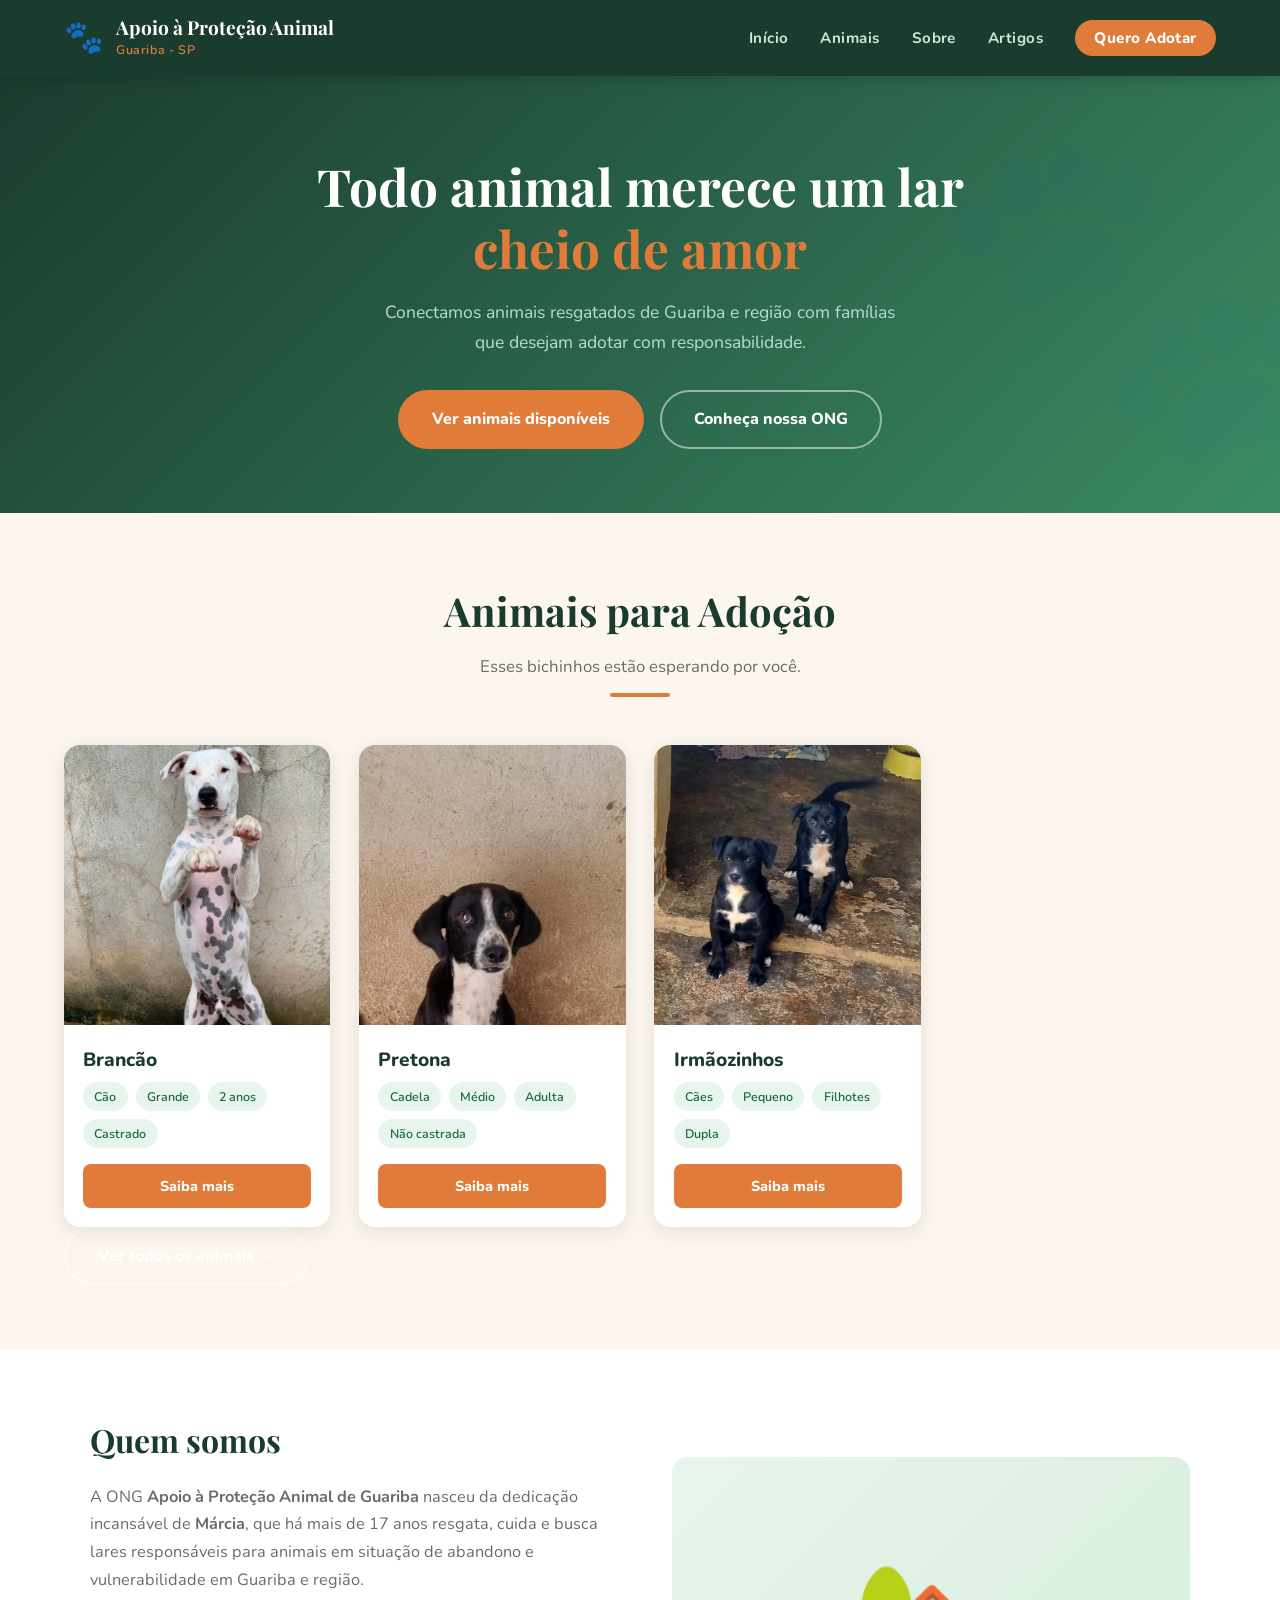
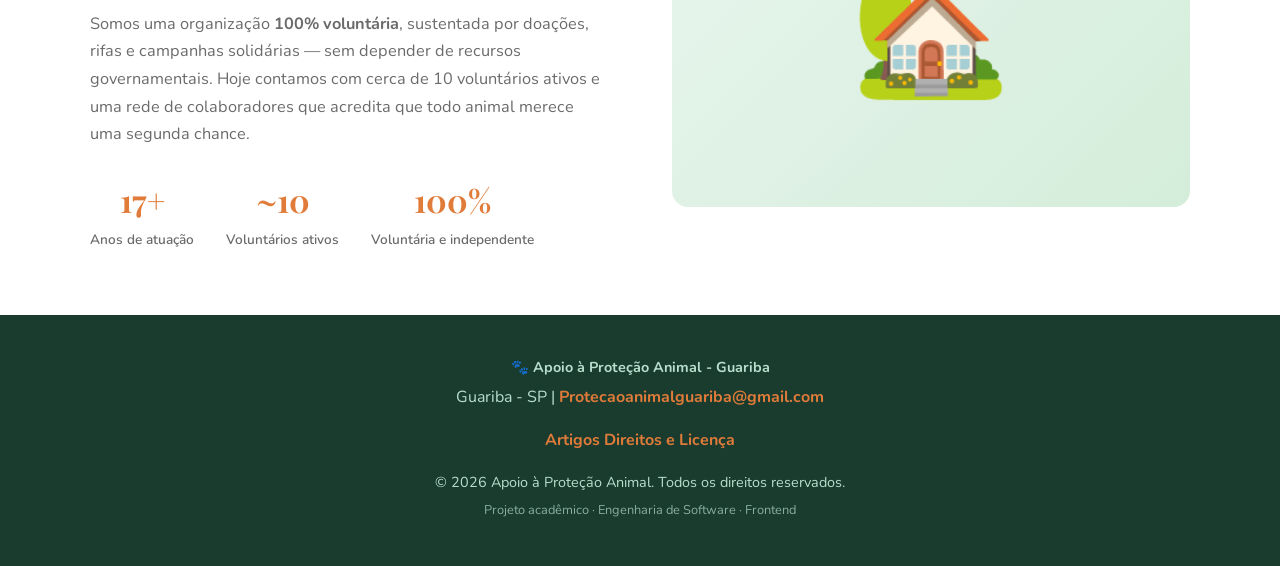
<file: index.html>
<html lang="pt-BR">
<head>
  <meta charset="UTF-8">
  <meta name="viewport" content="width=device-width, initial-scale=1.0">
  <title>Apoio à Proteção Animal - Guariba</title>
  <meta name="description" content="ONG dedicada ao bem-estar e adoção responsável de animais em Guariba - SP.">
  <link rel="stylesheet" href="assets/css/style.css">
</head>
<body>

  <!-- ===== HEADER ===== -->
  <header>
    <div class="header-inner">

      <div class="logo">
        <span class="logo-icone">🐾</span>
        <div class="logo-texto">
          <h1>Apoio à Proteção Animal</h1>
          <span>Guariba - SP</span>
        </div>
      </div>

      <nav>
        <button class="menu-toggle" id="menu-toggle" aria-label="Abrir menu">
          <span></span>
          <span></span>
          <span></span>
        </button>
        <ul id="nav-menu">
          <li><a href="#inicio">Início</a></li>
          <li><a href="#animais">Animais</a></li>
          <li><a href="sobre.html">Sobre</a></li>
          <li><a href="artigos.html">Artigos</a></li>
          <li><a href="adocao.html" class="btn-adotar">Quero Adotar</a></li>
        </ul>
      </nav>

    </div>
  </header>

  <main>

    <!-- ===== HERO ===== -->
    <section class="hero" id="inicio">
      <div class="hero-conteudo">
        <h2>Todo animal merece um lar <em>cheio de amor</em></h2>
        <p>Conectamos animais resgatados de Guariba e região com famílias que desejam adotar com responsabilidade.</p>
        <div class="hero-btns">
          <a href="#animais" class="btn btn-primario">Ver animais disponíveis</a>
          <a href="#quem-somos" class="btn btn-secundario">Conheça nossa ONG</a>
        </div>
      </div>
    </section>

    <!-- ===== ANIMAIS ===== -->
<section id="animais">
  <div class="secao-titulo">
    <h2>Animais para Adoção</h2>
    <p>Esses bichinhos estão esperando por você.</p>
    <div class="linha"></div>
  </div>

  <div class="grid-animais container">

    <article class="card-animal">
      <div class="foto">
        <img src="assets/img/brancao.jpeg" alt="Brancão, cão adulto branco com manchas">
      </div>
      <div class="info">
        <h3>Brancão</h3>
        <div class="tags">
          <span class="tag">Cão</span>
          <span class="tag">Grande</span>
          <span class="tag">2 anos</span>
          <span class="tag">Castrado</span>
        </div>
        <a href="adocao.html" class="btn-card">Saiba mais</a>
      </div>
    </article>

    <article class="card-animal">
      <div class="foto">
        <img src="assets/img/pretona.jpeg" alt="Pretona, cadela adulta preta">
      </div>
      <div class="info">
        <h3>Pretona</h3>
        <div class="tags">
          <span class="tag">Cadela</span>
          <span class="tag">Médio</span>
          <span class="tag">Adulta</span>
          <span class="tag">Não castrada</span>
        </div>
        <a href="adocao.html" class="btn-card">Saiba mais</a>
      </div>
    </article>

    <article class="card-animal">
      <div class="foto">
        <img src="assets/img/irmaozinhos.jpeg" alt="Irmãozinhos, dupla de filhotes pretos">
      </div>
      <div class="info">
        <h3>Irmãozinhos</h3>
        <div class="tags">
          <span class="tag">Cães</span>
          <span class="tag">Pequeno</span>
          <span class="tag">Filhotes</span>
          <span class="tag">Dupla</span>
        </div>
        <a href="adocao.html" class="btn-card">Saiba mais</a>
      </div>
    </article>

  </div>

  <div class="ver-mais container">
    <a href="adocao.html" class="btn btn-secundario">Ver todos os animais →</a>
  </div>

</section>

    <!-- ===== SOBRE ===== -->
    <section class="sobre" id="quem-somos"> <!-- ID atualizado para "quem-somos" tava bugado -->
      <div class="sobre-inner">

        <div class="sobre-texto">
          <h2>Quem somos</h2>
          <p>A ONG <strong>Apoio à Proteção Animal de Guariba</strong> nasceu da dedicação incansável de <strong>Márcia</strong>, que há mais de 17 anos resgata, cuida e busca lares responsáveis para animais em situação de abandono e vulnerabilidade em Guariba e região.</p>
          <p>Somos uma organização <strong>100% voluntária</strong>, sustentada por doações, rifas e campanhas solidárias — sem depender de recursos governamentais. Hoje contamos com cerca de 10 voluntários ativos e uma rede de colaboradores que acredita que todo animal merece uma segunda chance.</p>
          <div class="sobre-stats">
            <div class="stat">
              <strong>17+</strong>
              <span>Anos de atuação</span>
            </div>
            <div class="stat">
              <strong>~10</strong>
              <span>Voluntários ativos</span>
            </div>
            <div class="stat">
              <strong>100%</strong>
              <span>Voluntária e independente</span>
            </div>
          </div>
        </div>

        <div class="sobre-imagem" aria-hidden="true">🏡</div>

      </div>
    </section>

    

  <!-- ===== FOOTER ===== -->
<footer>
  <div class="footer-conteudo">

    <p>
      🐾 <strong>Apoio à Proteção Animal - Guariba</strong>
    </p>

 
      Guariba - SP |
      <a>
        Protecaoanimalguariba@gmail.com
      </a>
    

    <nav class="footer-links" aria-label="Links institucionais">
      <a href="artigos.html">Artigos</a>
      <a href="licenca.html">Direitos e Licença</a>
    </nav>

    <p class="copyright">
      &copy; 2026 Apoio à Proteção Animal.
      Todos os direitos reservados.
    </p>

    <p class="projeto-info">
      Projeto acadêmico · Engenharia de Software · Frontend
    </p>

  </div>
</footer>

  <script src="assets/js/script.js"></script>
</body>
</html>
</file>
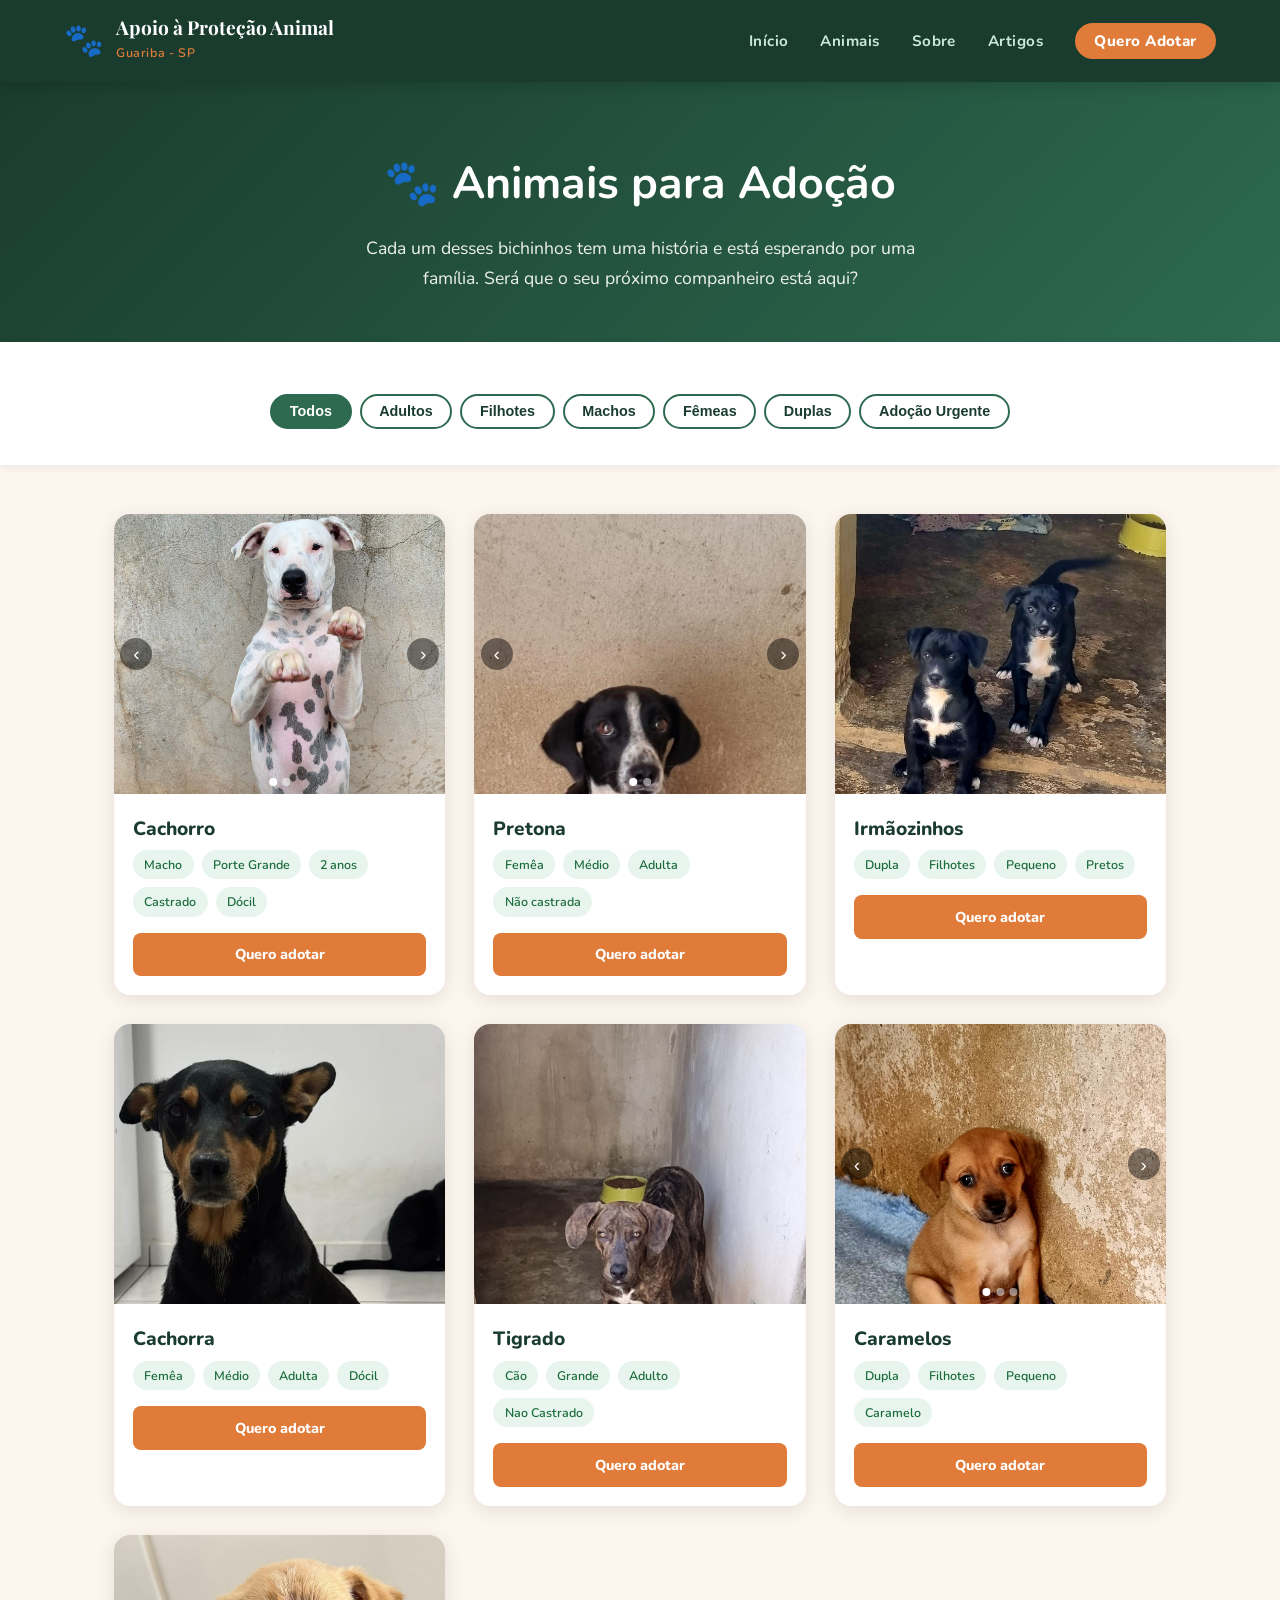
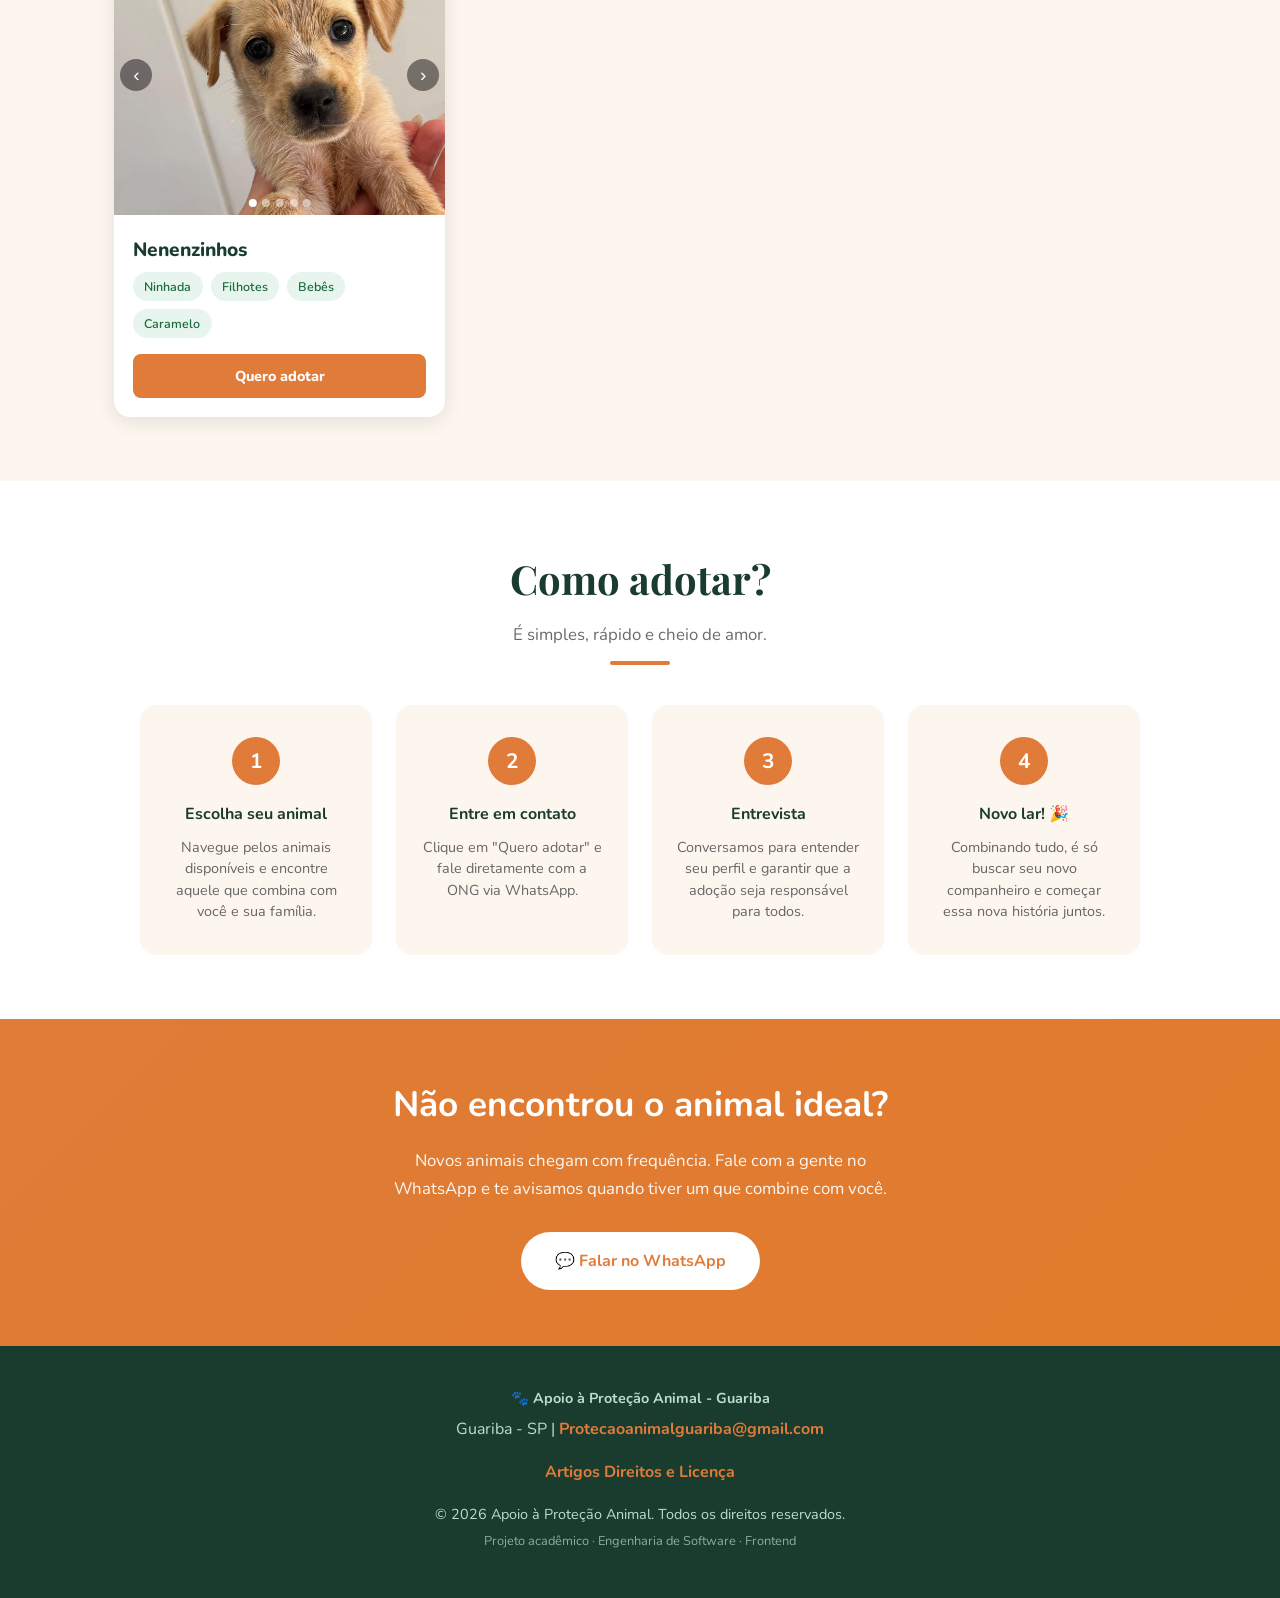
<file: adocao.html>
<!DOCTYPE html>
<html lang="pt-BR">
<head>
  <meta charset="UTF-8">
  <meta name="viewport" content="width=device-width, initial-scale=1.0">
  <title>Adoção | Apoio à Proteção Animal - Guariba</title>
  <meta name="description" content="Conheça os animais disponíveis para adoção responsável na ONG Apoio à Proteção Animal de Guariba - SP.">
  <link rel="stylesheet" href="assets/css/style.css">
  <style>
    /* ===== FIX CARROSSEL — setas posicionadas corretamente ===== */
    .card-animal .foto {
      position: relative;
      overflow: hidden;
    }

    /* trilho e slides */
    .carr-track {
      display: flex;
      transition: transform 0.35s ease;
      width: 100%;
    }
    .carr-slide {
      min-width: 100%;
      width: 100%;
      flex-shrink: 0;
    }
    .carr-slide img {
      width: 100%;
      height: 100%;
      object-fit: cover;
      display: block;
    }

    /* setas */
    .carr-btn {
      position: absolute;
      top: 50%;
      transform: translateY(-50%);
      z-index: 10;
      background: rgba(0, 0, 0, 0.45);
      color: #fff;
      border: none;
      border-radius: 50%;
      width: 2rem;
      height: 2rem;
      font-size: 1.2rem;
      line-height: 1;
      cursor: pointer;
      display: flex;
      align-items: center;
      justify-content: center;
      transition: background 0.2s;
    }
    .carr-btn:hover { background: rgba(0, 0, 0, 0.7); }
    .carr-btn.prev  { left: 0.4rem; }
    .carr-btn.next  { right: 0.4rem; }
    .carr-btn.oculto { display: none; }

    /* dots */
    .carr-dots {
      position: absolute;
      bottom: 0.5rem;
      left: 50%;
      transform: translateX(-50%);
      display: flex;
      gap: 0.35rem;
      z-index: 10;
    }
    .carr-dot {
      width: 0.5rem;
      height: 0.5rem;
      border-radius: 50%;
      background: rgba(255,255,255,0.5);
      border: none;
      cursor: pointer;
      padding: 0;
      transition: background 0.2s;
    }
    .carr-dot.ativo { background: #fff; }

  </style>
</head>
<body>

  <!-- ===== HEADER ===== -->
  <header>
    <div class="header-inner">
      <div class="logo">
        <span class="logo-icone">🐾</span>
        <div class="logo-texto">
          <h1>Apoio à Proteção Animal</h1>
          <span>Guariba - SP</span>
        </div>
      </div>
      <nav>
        <button class="menu-toggle" id="menu-toggle" aria-label="Abrir menu">
          <span></span><span></span><span></span>
        </button>
        <ul id="nav-menu">
          <li><a href="index.html#inicio">Início</a></li>
          <li><a href="index.html#animais">Animais</a></li>
          <li><a href="sobre.html">Sobre</a></li>
          <li><a href="artigos.html">Artigos</a></li>
          <li><a href="adocao.html" class="btn-adotar">Quero Adotar</a></li>
        </ul>
      </nav>
    </div>
  </header>
 
  <main>
 
    <!-- ===== PAGE HERO ===== -->
    <section class="page-hero">
      <h1>🐾 Animais para Adoção</h1>
      <p>Cada um desses bichinhos tem uma história e está esperando por uma família. Será que o seu próximo companheiro está aqui?</p>
    </section>
 
    <!-- ===== FILTROS ===== -->
    <div class="filtros-wrap">
      <div class="filtros">
        <button class="filtro-btn ativo" data-filtro="todos">Todos</button>
        <button class="filtro-btn" data-filtro="adulto">Adultos</button>
        <button class="filtro-btn" data-filtro="filhote">Filhotes</button>
        <button class="filtro-btn" data-filtro="macho">Machos</button>
        <button class="filtro-btn" data-filtro="femea">Fêmeas</button>
        <button class="filtro-btn" data-filtro="dupla">Duplas</button>
        <button class="filtro-btn" data-filtro="urgente">Adoção Urgente</button>
      </div>
    </div>
 
    <!-- ===== GRADE DE ANIMAIS ===== -->
    <section class="adocao-secao">
      <div class="grid-animais container">
 
        <!-- BRANCÃO -->
        <article class="card-animal" data-tags="adulto macho urgente">
          <div class="foto">
            <div class="carr-track">
              <div class="carr-slide"><img src="assets/img/brancao.jpeg" alt="Brancão"></div>
              <div class="carr-slide"><img src="assets/img/brancao2.jpeg" alt="Brancão 2"></div>
            </div>
            <button class="carr-btn prev" aria-label="Anterior">&#8249;</button>
            <button class="carr-btn next" aria-label="Próximo">&#8250;</button>
            <div class="carr-dots">
              <button class="carr-dot ativo" data-index="0"></button>
              <button class="carr-dot" data-index="1"></button>
            </div>
          </div>
          <div class="info">
            <h3>Cachorro</h3>
            <div class="tags">
              <span class="tag">Macho</span>
              <span class="tag">Porte Grande</span>
              <span class="tag">2 anos</span>
              <span class="tag">Castrado</span>
              <span class="tag">Dócil</span>
            </div>
            <a href="https://wa.me/5516992274689?text=Olá!%20Tenho%20interesse%20em%20adotar%20o%20Brancão." class="btn-card" target="_blank" rel="noopener">Quero adotar</a>
          </div>
        </article>
 
        <!-- PRETONA -->
        <article class="card-animal" data-tags="adulto femea">
          <div class="foto">
            <div class="carr-track">
              <div class="carr-slide"><img src="assets/img/pretona.jpeg" alt="Pretona"></div>
              <div class="carr-slide"><img src="assets/img/pretona.jpeg" alt="Pretona 2"></div>
            </div>
            <button class="carr-btn prev" aria-label="Anterior">&#8249;</button>
            <button class="carr-btn next" aria-label="Próximo">&#8250;</button>
            <div class="carr-dots">
              <button class="carr-dot ativo" data-index="0"></button>
              <button class="carr-dot" data-index="1"></button>
            </div>
          </div>
          <div class="info">
            <h3>Pretona</h3>
            <div class="tags">
              <span class="tag">Femêa</span>
              <span class="tag">Médio</span>
              <span class="tag">Adulta</span>
              <span class="tag">Não castrada</span>
            </div>
            <a href="https://wa.me/5516992274689?text=Olá!%20Tenho%20interesse%20em%20adotar%20a%20Pretona." class="btn-card" target="_blank" rel="noopener">Quero adotar</a>
          </div>
        </article>
 
        <!-- IRMÃOZINHOS -->
        <article class="card-animal" data-tags="filhote dupla">
          <div class="foto">
            <div class="carr-track">
              <div class="carr-slide"><img src="assets/img/irmaozinhos.jpeg" alt="Irmãozinhos"></div>
            </div>
            <button class="carr-btn prev oculto" aria-label="Anterior">&#8249;</button>
            <button class="carr-btn next oculto" aria-label="Próximo">&#8250;</button>
          </div>
          <div class="info">
            <h3>Irmãozinhos</h3>
            <div class="tags">
              <span class="tag">Dupla</span>
              <span class="tag">Filhotes</span>
              <span class="tag">Pequeno</span>
              <span class="tag">Pretos</span>
            </div>
            <a href="https://wa.me/5516992274689?text=Olá!%20Tenho%20interesse%20em%20adotar%20os%20Irmãozinhos." class="btn-card" target="_blank" rel="noopener">Quero adotar</a>
          </div>
        </article>
 
        <!-- FÊMEA -->
        <article class="card-animal" data-tags="adulto femea">
          <div class="foto">
            <div class="carr-track">
              <div class="carr-slide"><img src="assets/img/femea.jpeg" alt="Fêmea"></div>
            </div>
            <button class="carr-btn prev oculto" aria-label="Anterior">&#8249;</button>
            <button class="carr-btn next oculto" aria-label="Próximo">&#8250;</button>
          </div>
          <div class="info">
            <h3>Cachorra</h3>
            <div class="tags">
              <span class="tag">Femêa</span>
              <span class="tag">Médio</span>
              <span class="tag">Adulta</span>
              <span class="tag">Dócil</span>
            </div>
            <a href="https://wa.me/5516992274689?text=Olá!%20Tenho%20interesse%20em%20adotar%20a%20Fêmea." class="btn-card" target="_blank" rel="noopener">Quero adotar</a>
          </div>
        </article>
 
        <!-- TIGRADO -->
        <article class="card-animal" data-tags="adulto macho">
          <div class="foto">
            <div class="carr-track">
              <div class="carr-slide"><img src="assets/img/tigrado.jpeg" alt="Tigrado"></div>
            </div>
            <button class="carr-btn prev oculto" aria-label="Anterior">&#8249;</button>
            <button class="carr-btn next oculto" aria-label="Próximo">&#8250;</button>
          </div>
          <div class="info">
            <h3>Tigrado</h3>
            <div class="tags">
              <span class="tag">Cão</span>
              <span class="tag">Grande</span>
              <span class="tag">Adulto</span>
              <span class="tag">Nao Castrado</span>
            </div>
            <a href="https://wa.me/5516992274689?text=Olá!%20Tenho%20interesse%20em%20adotar%20o%20Tigrado." class="btn-card" target="_blank" rel="noopener">Quero adotar</a>
          </div>
        </article>
 
        <!-- CARAMELOS -->
        <article class="card-animal" data-tags="filhote dupla">
          <div class="foto">
            <div class="carr-track">
              <div class="carr-slide"><img src="assets/img/Caramelo.jpeg" alt="Caramelos"></div>
              <div class="carr-slide"><img src="assets/img/Caramelo2.jpeg" alt="Caramelos 2"></div>
              <div class="carr-slide"><img src="assets/img/Caramelo3.jpeg" alt="Caramelos 3"></div>
            </div>
            <button class="carr-btn prev" aria-label="Anterior">&#8249;</button>
            <button class="carr-btn next" aria-label="Próximo">&#8250;</button>
            <div class="carr-dots">
              <button class="carr-dot ativo" data-index="0"></button>
              <button class="carr-dot" data-index="1"></button>
              <button class="carr-dot" data-index="2"></button>
            </div>
          </div>
          <div class="info">
            <h3>Caramelos</h3>
            <div class="tags">
              <span class="tag">Dupla</span>
              <span class="tag">Filhotes</span>
              <span class="tag">Pequeno</span>
              <span class="tag">Caramelo</span>
            </div>
            <a href="https://wa.me/5516992274689?text=Olá!%20Tenho%20interesse%20em%20adotar%20os%20Caramelos." class="btn-card" target="_blank" rel="noopener">Quero adotar</a>
          </div>
        </article>
 
        <!-- NENENZINHOS -->
        <article class="card-animal" data-tags="filhote">
          <div class="foto">
            <div class="carr-track">
              <div class="carr-slide"><img src="assets/img/nenem1.jpeg" alt="Nenenzinhos 1"></div>
              <div class="carr-slide"><img src="assets/img/nenem2.jpeg" alt="Nenenzinhos 2"></div>
              <div class="carr-slide"><img src="assets/img/nenem3.jpeg" alt="Nenenzinhos 3"></div>
              <div class="carr-slide"><img src="assets/img/nenem4.jpeg" alt="Nenenzinhos 4"></div>
              <div class="carr-slide"><img src="assets/img/nenem5.jpeg" alt="Nenenzinhos 5"></div>
            </div>
            <button class="carr-btn prev" aria-label="Anterior">&#8249;</button>
            <button class="carr-btn next" aria-label="Próximo">&#8250;</button>
            <div class="carr-dots">
              <button class="carr-dot ativo" data-index="0"></button>
              <button class="carr-dot" data-index="1"></button>
              <button class="carr-dot" data-index="2"></button>
              <button class="carr-dot" data-index="3"></button>
              <button class="carr-dot" data-index="4"></button>
            </div>
          </div>
          <div class="info">
            <h3>Nenenzinhos</h3>
            <div class="tags">
              <span class="tag">Ninhada</span>
              <span class="tag">Filhotes</span>
              <span class="tag">Bebês</span>
              <span class="tag">Caramelo</span>
            </div>
            <a href="https://wa.me/5516992274689?text=Olá!%20Tenho%20interesse%20em%20adotar%20um%20dos%20Nenenzinhos." class="btn-card" target="_blank" rel="noopener">Quero adotar</a>
          </div>
        </article>
 
        <p class="sem-resultados">Nenhum animal encontrado com esse filtro. 🐾</p>
 
      </div>
    </section>
 
    <!-- ===== PROCESSO DE ADOÇÃO ===== -->
    <section class="processo">
      <div class="secao-titulo">
        <h2>Como adotar?</h2>
        <p>É simples, rápido e cheio de amor.</p>
        <div class="linha"></div>
      </div>
      <div class="passos">
        <div class="passo">
          <div class="passo-numero">1</div>
          <h3>Escolha seu animal</h3>
          <p>Navegue pelos animais disponíveis e encontre aquele que combina com você e sua família.</p>
        </div>
        <div class="passo">
          <div class="passo-numero">2</div>
          <h3>Entre em contato</h3>
          <p>Clique em "Quero adotar" e fale diretamente com a ONG via WhatsApp.</p>
        </div>
        <div class="passo">
          <div class="passo-numero">3</div>
          <h3>Entrevista</h3>
          <p>Conversamos para entender seu perfil e garantir que a adoção seja responsável para todos.</p>
        </div>
        <div class="passo">
          <div class="passo-numero">4</div>
          <h3>Novo lar! 🎉</h3>
          <p>Combinando tudo, é só buscar seu novo companheiro e começar essa nova história juntos.</p>
        </div>
      </div>
    </section>
 
    <!-- ===== CTA FINAL ===== -->
    <section class="cta-adocao">
      <h2>Não encontrou o animal ideal?</h2>
      <p>Novos animais chegam com frequência. Fale com a gente no WhatsApp e te avisamos quando tiver um que combine com você.</p>
      <a href="https://wa.me/5516992274689?text=Olá!%20Gostaria%20de%20saber%20sobre%20novos%20animais%20disponíveis%20para%20adoção." class="btn" target="_blank" rel="noopener">💬 Falar no WhatsApp</a>
    </section>
 
  </main>
 
  <!-- ===== FOOTER ===== -->
  <footer>
    <div class="footer-conteudo">
      <p>🐾 <strong>Apoio à Proteção Animal - Guariba</strong></p>
      Guariba - SP | <a>Protecaoanimalguariba@gmail.com</a>
      <nav class="footer-links" aria-label="Links institucionais">
        <a href="artigos.html">Artigos</a>
        <a href="licenca.html">Direitos e Licença</a>
      </nav>
      <p class="copyright">&copy; 2026 Apoio à Proteção Animal. Todos os direitos reservados.</p>
      <p class="projeto-info">Projeto acadêmico · Engenharia de Software · Frontend</p>
    </div>  
  </footer>
 
  <script src="assets/js/script.js"></script>
  <script>
    // ===== CARROSSÉIS =====
    document.querySelectorAll('.card-animal').forEach(card => {
      const track = card.querySelector('.carr-track');
      if (!track) return;
 
      const slides = track.querySelectorAll('.carr-slide');
      const total  = slides.length;
      if (total <= 1) return;
 
      const btnPrev = card.querySelector('.carr-btn.prev');
      const btnNext = card.querySelector('.carr-btn.next');
      const dots    = card.querySelectorAll('.carr-dot');
      let atual = 0;
 
      function ir(n) {
        atual = (n + total) % total;
        track.style.transform = `translateX(-${atual * 100}%)`;
        dots.forEach((d, i) => d.classList.toggle('ativo', i === atual));
      }
 
      btnPrev.addEventListener('click', () => ir(atual - 1));
      btnNext.addEventListener('click', () => ir(atual + 1));
      dots.forEach(dot => {
        dot.addEventListener('click', () => ir(parseInt(dot.dataset.index)));
      });
 
      // swipe touch
      let startX = 0;
      track.addEventListener('touchstart', e => { startX = e.touches[0].clientX; }, { passive: true });
      track.addEventListener('touchend',   e => {
        const diff = startX - e.changedTouches[0].clientX;
        if (Math.abs(diff) > 40) ir(diff > 0 ? atual + 1 : atual - 1);
      });
    });
 
    // ===== FILTROS =====
    const botoes = document.querySelectorAll('.filtro-btn');
    const cards  = document.querySelectorAll('.card-animal');
    const semResultados = document.querySelector('.sem-resultados');
 
    botoes.forEach(btn => {
      btn.addEventListener('click', () => {
        botoes.forEach(b => b.classList.remove('ativo'));
        btn.classList.add('ativo');
 
        const filtro = btn.dataset.filtro;
        let visiveis = 0;
 
        cards.forEach(card => {
          const tags = card.dataset.tags || '';
          if (filtro === 'todos' || tags.includes(filtro)) {
            card.classList.remove('oculto');
            visiveis++;
          } else {
            card.classList.add('oculto');
          }
        });
 
        semResultados.style.display = visiveis === 0 ? 'block' : 'none';
      });
    });
  </script>
 
</body>
</html>
</file>
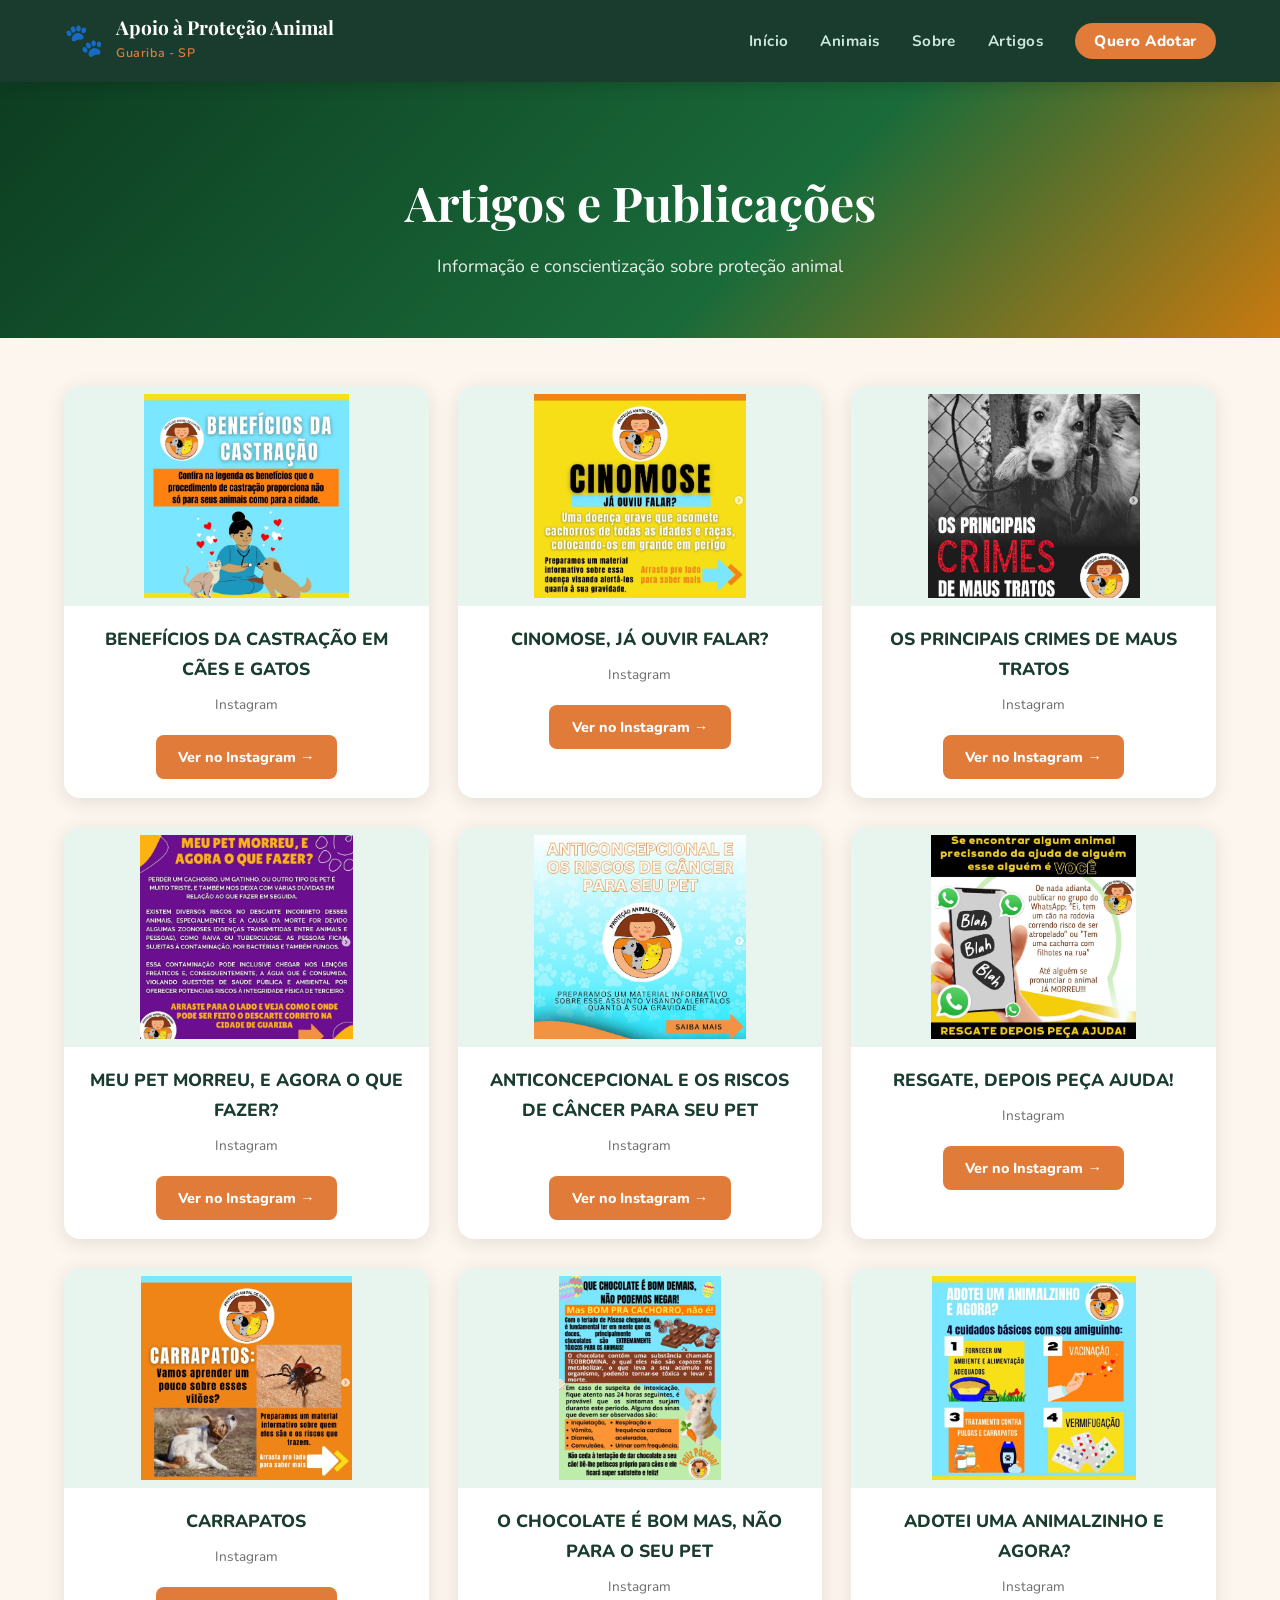
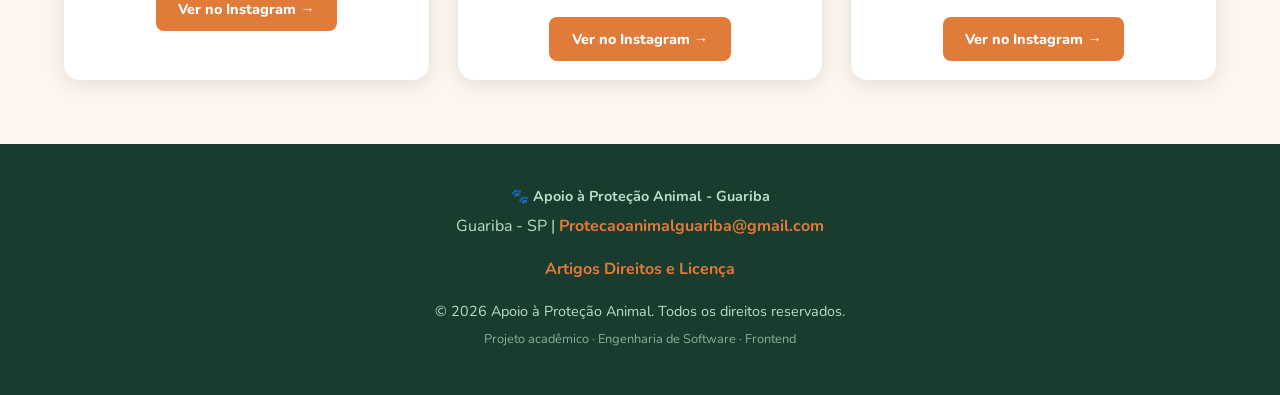
<file: artigos.html>
<!DOCTYPE html>
<html lang="pt-BR">
<head>
  <meta charset="UTF-8">
  <meta name="viewport" content="width=device-width, initial-scale=1.0">
  <title>Artigos — Apoio à Proteção Animal Guariba</title>
  <meta name="description" content="Artigos e publicações educativas sobre proteção animal, castração, saúde e bem-estar de cães e gatos.">
  <link rel="stylesheet" href="assets/css/style.css">
</head>
<body>

  <header>
    <div class="header-inner">
      <div class="logo">
        <span class="logo-icone">🐾</span>
        <div class="logo-texto">
          <h1>Apoio à Proteção Animal</h1>
          <span>Guariba - SP</span>
        </div>
      </div>
      <nav>
        <button class="menu-toggle" id="menu-toggle" aria-label="Abrir menu">
          <span></span><span></span><span></span>
        </button>
        <ul id="nav-menu">
          <li><a href="index.html#inicio">Início</a></li>
          <li><a href="index.html#animais">Animais</a></li>
          <li><a href="sobre.html">Sobre</a></li>
          <li><a href="artigos.html">Artigos</a></li>
          <li><a href="adocao.html" class="btn-adotar">Quero Adotar</a></li>
        </ul>
      </nav>
    </div>
  </header>

  <main>

    <section class="hero-artigos">
      <h1>Artigos e Publicações</h1>
      <p>Informação e conscientização sobre proteção animal</p>
    </section>

    <div class="grid-artigos">

      <article class="card-artigo">
        <div class="card-artigo-img">
          <img src="assets/img/artigo1.png" alt="BENEFÍCIOS DA CASTRAÇÃO EM CÃES E GATOS">
        </div>
        <div class="card-artigo-corpo">
          <h3>BENEFÍCIOS DA CASTRAÇÃO EM CÃES E GATOS</h3>
          <p class="card-artigo-meta">Instagram</p>
          <a href="https://www.instagram.com/p/CZc8MlHro1v/" target="_blank" rel="noopener noreferrer" class="btn-card">Ver no Instagram →</a>
        </div>
      </article>

      <article class="card-artigo">
        <div class="card-artigo-img">
          <img src="assets/img/artigo2.png" alt="CINOMOSE, JÁ OUVIR FALAR?">
        </div>
        <div class="card-artigo-corpo">
          <h3>CINOMOSE, JÁ OUVIR FALAR?</h3>
          <p class="card-artigo-meta">Instagram</p>
          <a href="https://www.instagram.com/p/CbsSUFfLHQt/" target="_blank" rel="noopener noreferrer" class="btn-card">Ver no Instagram →</a>
        </div>
      </article>

      <article class="card-artigo">
        <div class="card-artigo-img">
          <img src="assets/img/artigo3.png" alt="OS PRINCIPAIS CRIMES DE MAUS TRATOS">
        </div>
        <div class="card-artigo-corpo">
          <h3>OS PRINCIPAIS CRIMES DE MAUS TRATOS</h3>
          <p class="card-artigo-meta">Instagram</p>
          <a href="https://www.instagram.com/p/DCfQIcuSj21/" target="_blank" rel="noopener noreferrer" class="btn-card">Ver no Instagram →</a>
        </div>
      </article>

      <article class="card-artigo">
        <div class="card-artigo-img">
          <img src="assets/img/artigo4.png" alt="MEU PET MORREU, E AGORA O QUE FAZER?">
        </div>
        <div class="card-artigo-corpo">
          <h3>MEU PET MORREU, E AGORA O QUE FAZER?</h3>
          <p class="card-artigo-meta">Instagram</p>
          <a href="https://www.instagram.com/p/C9Nsrj8PY9E/" target="_blank" rel="noopener noreferrer" class="btn-card">Ver no Instagram →</a>
        </div>
      </article>

      <article class="card-artigo">
        <div class="card-artigo-img">
          <img src="assets/img/artigo5.png" alt="ANTICONCEPCIONAL E OS RISCOS DE CÂNCER PARA SEU PET">
        </div>
        <div class="card-artigo-corpo">
          <h3>ANTICONCEPCIONAL E OS RISCOS DE CÂNCER PARA SEU PET</h3>
          <p class="card-artigo-meta">Instagram</p>
          <a href="https://www.instagram.com/p/C5TRISLLljL/" target="_blank" rel="noopener noreferrer" class="btn-card">Ver no Instagram →</a>
        </div>
      </article>

      <article class="card-artigo">
        <div class="card-artigo-img">
          <img src="assets/img/artigo6.png" alt="RESGATE, DEPOIS PEÇA AJUDA!">
        </div>
        <div class="card-artigo-corpo">
          <h3>RESGATE, DEPOIS PEÇA AJUDA!</h3>
          <p class="card-artigo-meta">Instagram</p>
          <a href="https://www.instagram.com/p/CljFA36rX_a/" target="_blank" rel="noopener noreferrer" class="btn-card">Ver no Instagram →</a>
        </div>
      </article>

      <article class="card-artigo">
        <div class="card-artigo-img">
          <img src="assets/img/artigo7.png" alt="CARRAPATOS">
        </div>
        <div class="card-artigo-corpo">
          <h3>CARRAPATOS</h3>
          <p class="card-artigo-meta">Instagram</p>
          <a href="https://www.instagram.com/p/Cc6dbFiLj6h/" target="_blank" rel="noopener noreferrer" class="btn-card">Ver no Instagram →</a>
        </div>
      </article>

      <article class="card-artigo">
        <div class="card-artigo-img">
          <img src="assets/img/artigo8.png" alt="O CHOCOLATE É BOM MAS, NÃO PARA O SEU PET">
        </div>
        <div class="card-artigo-corpo">
          <h3>O CHOCOLATE É BOM MAS, NÃO PARA O SEU PET</h3>
          <p class="card-artigo-meta">Instagram</p>
          <a href="https://www.instagram.com/p/CcTN90oL7Ki/" target="_blank" rel="noopener noreferrer" class="btn-card">Ver no Instagram →</a>
        </div>
      </article>

      <article class="card-artigo">
        <div class="card-artigo-img">
          <img src="assets/img/artigo9.png" alt="ADOTEI UMA ANIMALZINHO E AGORA?">
        </div>
        <div class="card-artigo-corpo">
          <h3>ADOTEI UMA ANIMALZINHO E AGORA?</h3>
          <p class="card-artigo-meta">Instagram</p>
          <a href="https://www.instagram.com/p/CZFXzR0L1W9/" target="_blank" rel="noopener noreferrer" class="btn-card">Ver no Instagram →</a>
        </div>
      </article>

    </div>

  </main>

  <footer>
    <div class="footer-conteudo">

      <p>
        🐾 <strong>Apoio à Proteção Animal - Guariba</strong>
      </p>

      Guariba - SP |
      <a>
        Protecaoanimalguariba@gmail.com
      </a>

      <nav class="footer-links" aria-label="Links institucionais">
        <a href="artigos.html">Artigos</a>
        <a href="licenca.html">Direitos e Licença</a>
      </nav>

      <p class="copyright">
        &copy; 2026 Apoio à Proteção Animal.
        Todos os direitos reservados.
      </p>

      <p class="projeto-info">
        Projeto acadêmico · Engenharia de Software · Frontend
      </p>

    </div>
  </footer>

  <script src="assets/js/script.js"></script>
</body>
</html>
</file>
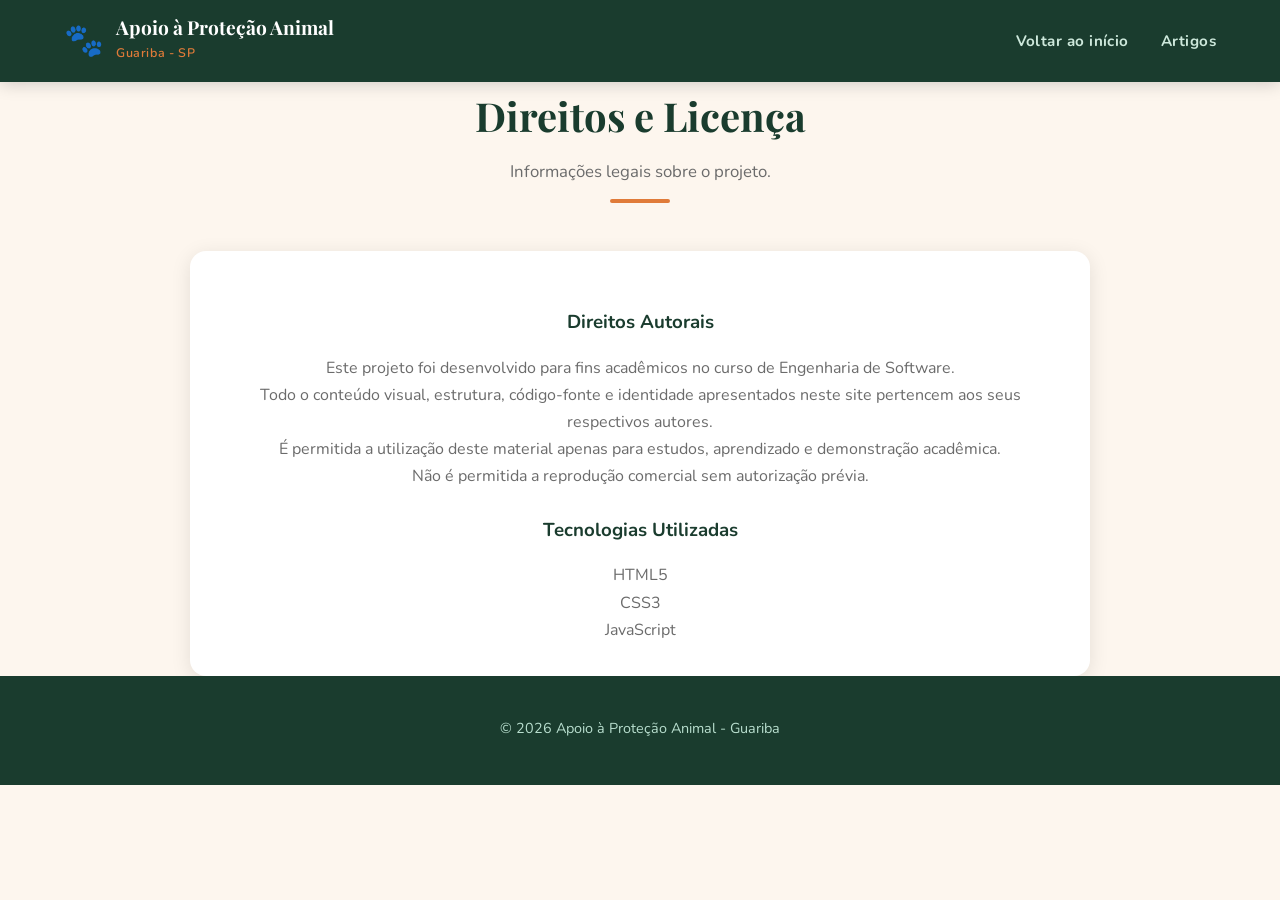
<file: licenca.html>
<!DOCTYPE html>
<html lang="pt-BR">
<head>
  <meta charset="UTF-8">
  <meta name="viewport" content="width=device-width, initial-scale=1.0">
  <title>Direitos e Licença</title>

  <link rel="stylesheet" href="assets/css/style.css">
</head>
<body>

  <header>
    <div class="header-inner">

      <div class="logo">
        <span class="logo-icone">🐾</span>

        <div class="logo-texto">
          <h1>Apoio à Proteção Animal</h1>
          <span>Guariba - SP</span>
        </div>
      </div>

      <nav aria-label="Navegação principal">
        <ul>
          <li><a href="index.html">Voltar ao início</a></li>
          <li><a href="artigos.html">Artigos</a></li>
        </ul>
      </nav>

    </div>
  </header>

  <main>

    <section class="container">

      <div class="secao-titulo">
        <h2>Direitos e Licença</h2>
        <p>Informações legais sobre o projeto.</p>
        <div class="linha"></div>
      </div>

      <article class="licenca-box">

       
        <center><h3><strong>Direitos Autorais</strong></h3></center>

        <div><center><p>
          Este projeto foi desenvolvido para fins acadêmicos
          no curso de Engenharia de Software.
        </p>

        <p>
          Todo o conteúdo visual, estrutura, código-fonte e identidade
          apresentados neste site pertencem aos seus respectivos autores.
        </p>

        <p>
          É permitida a utilização deste material apenas para estudos,
          aprendizado e demonstração acadêmica.
        </p>

        <p>
          Não é permitida a reprodução comercial sem autorização prévia.
        </p></center></div>

        <center><h3><strong>Tecnologias Utilizadas</strong></h3></center>
        
     
        <ul>
          <li> <center>HTML5</center></li>
          <li> <center>CSS3</center></li>   
          <li> <center>JavaScript</center></li>
        </ul>

      </article>

    </section>

  </main>

  <footer>
    <p>
      &copy; 2026 Apoio à Proteção Animal - Guariba
    </p>
  </footer>

</body>
</html>
</file>
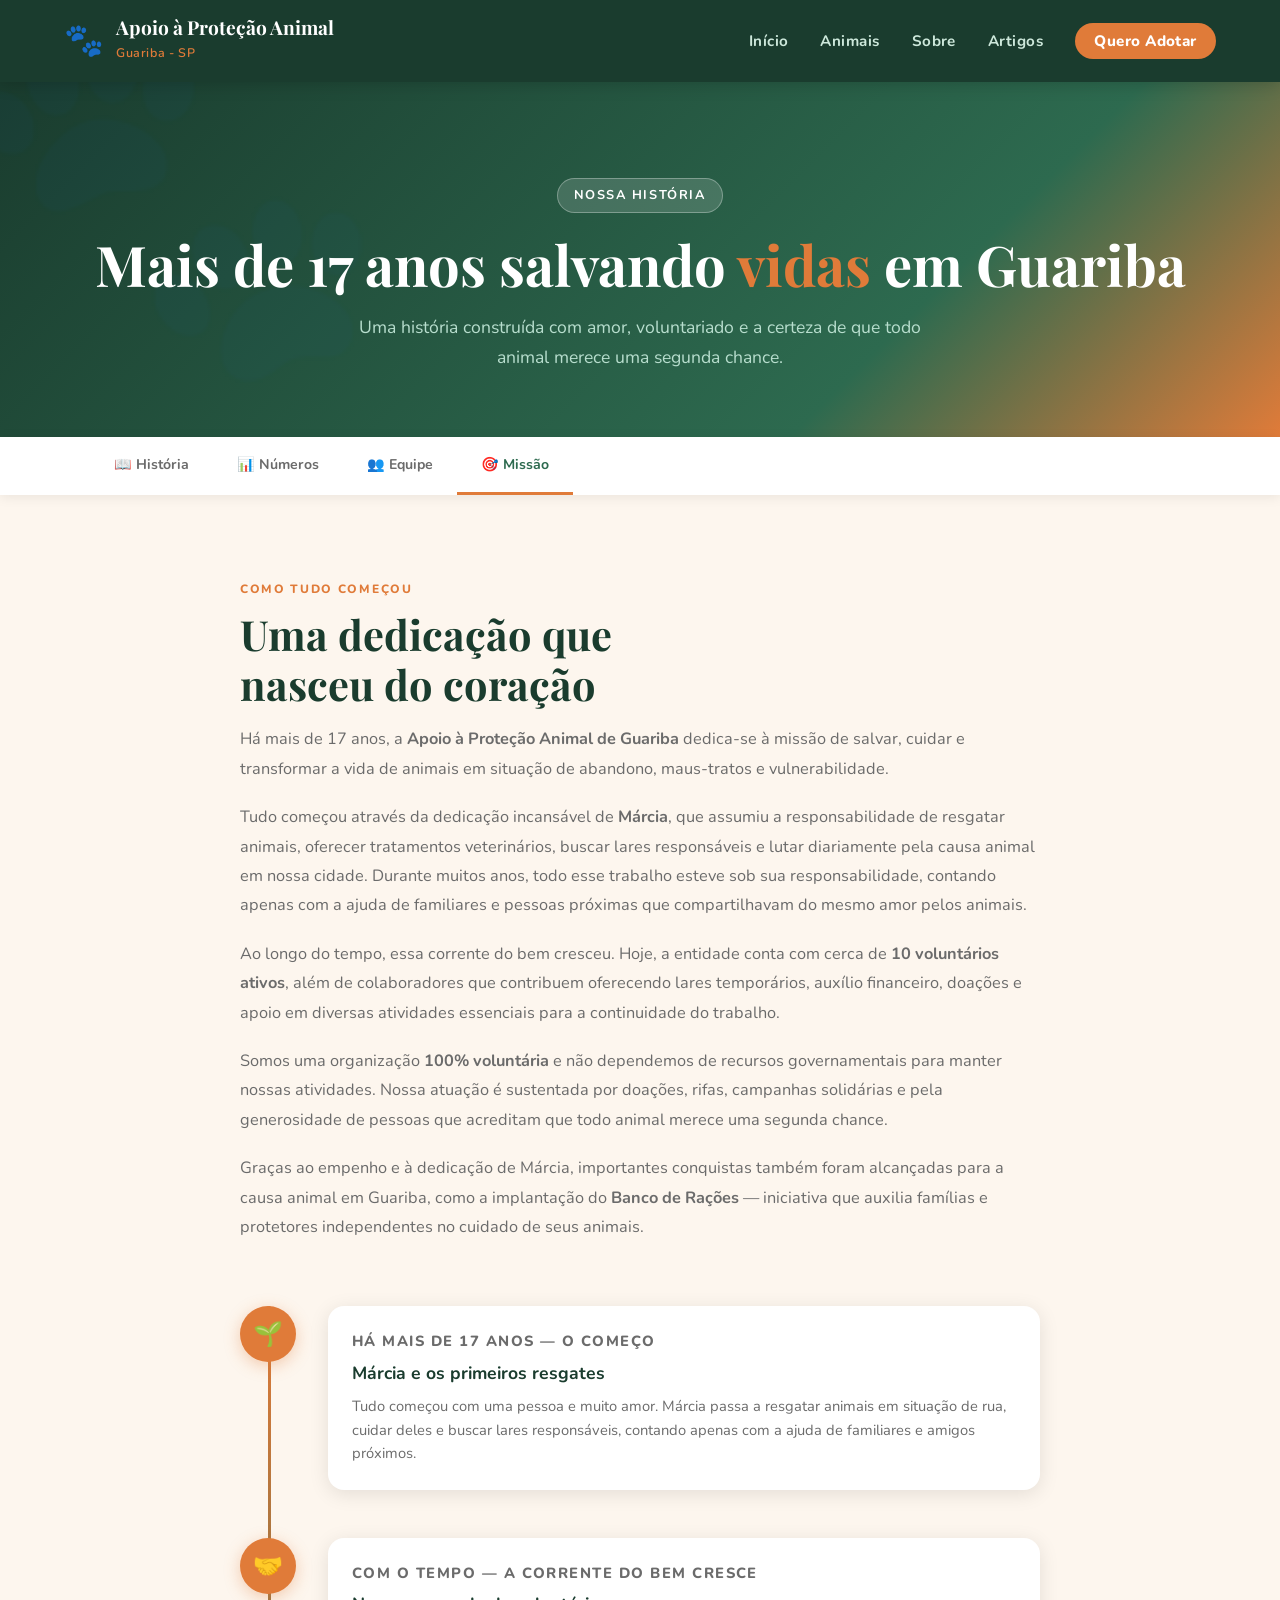
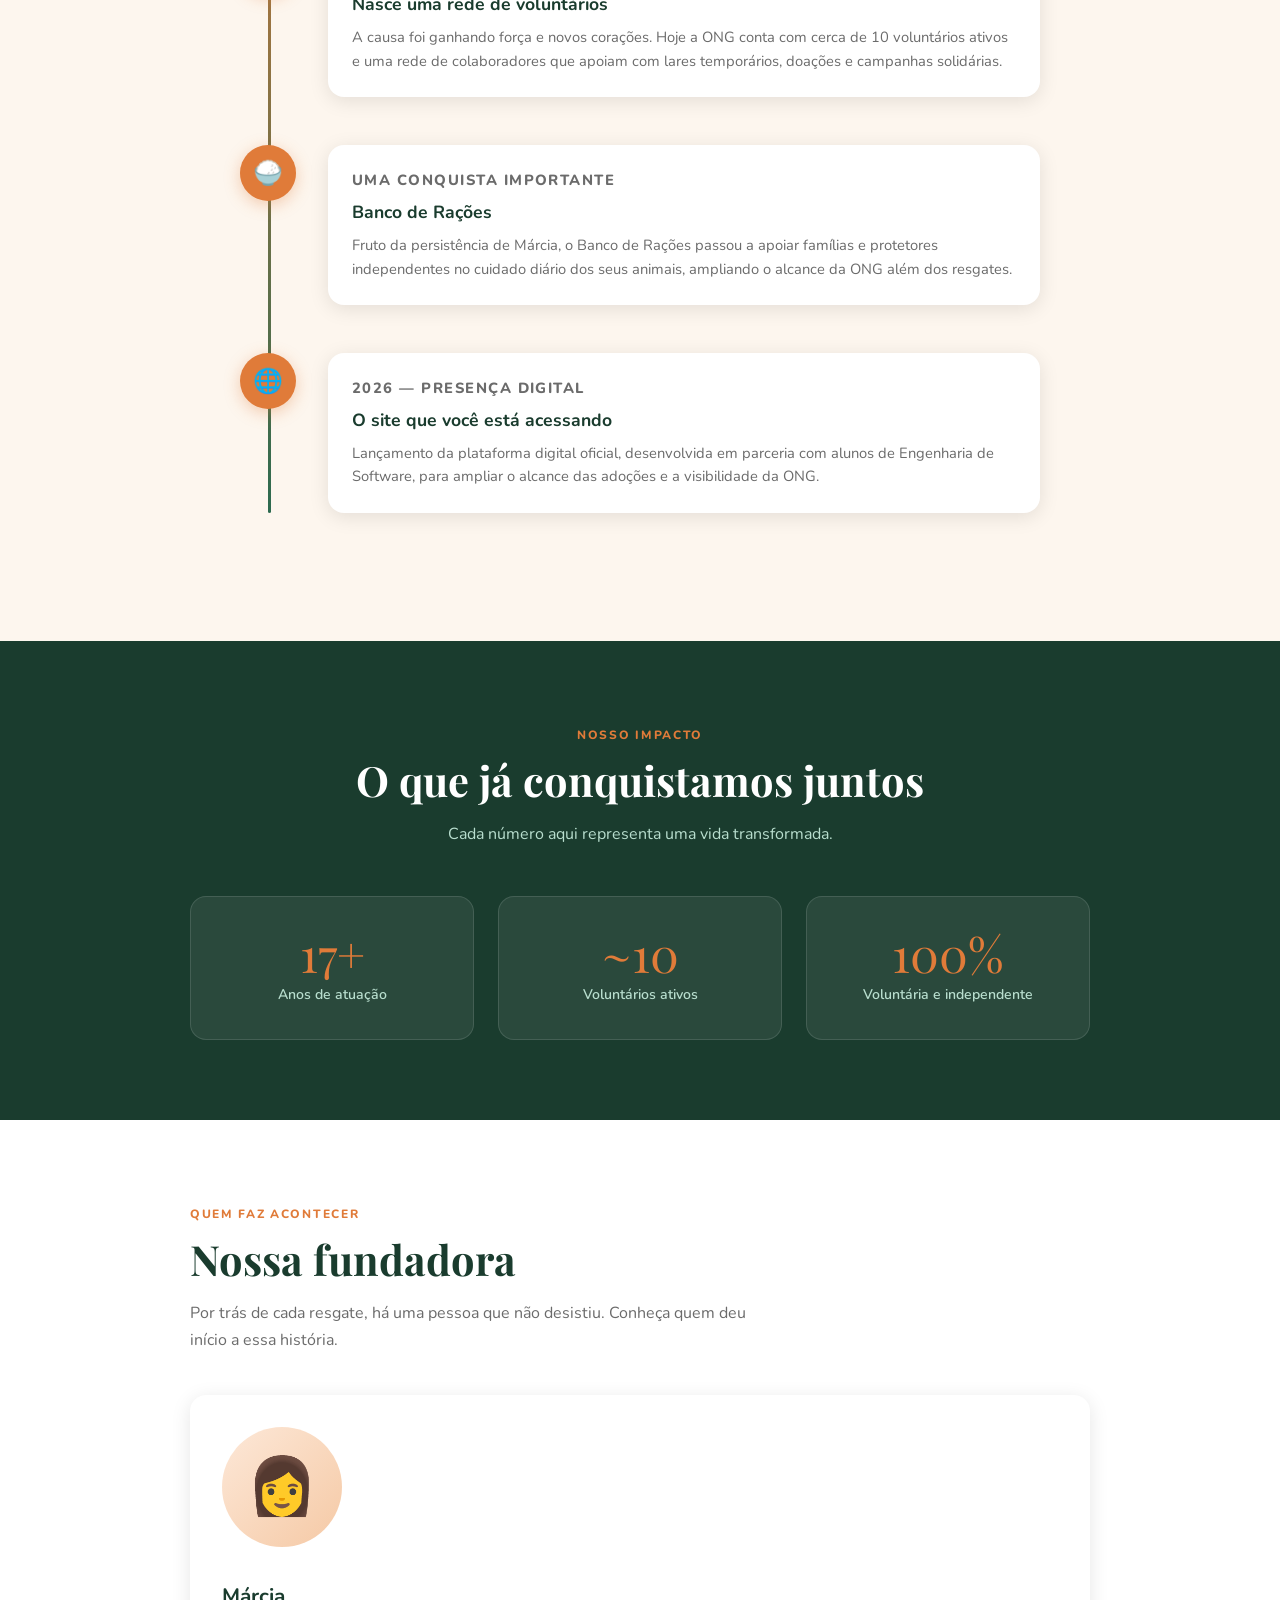
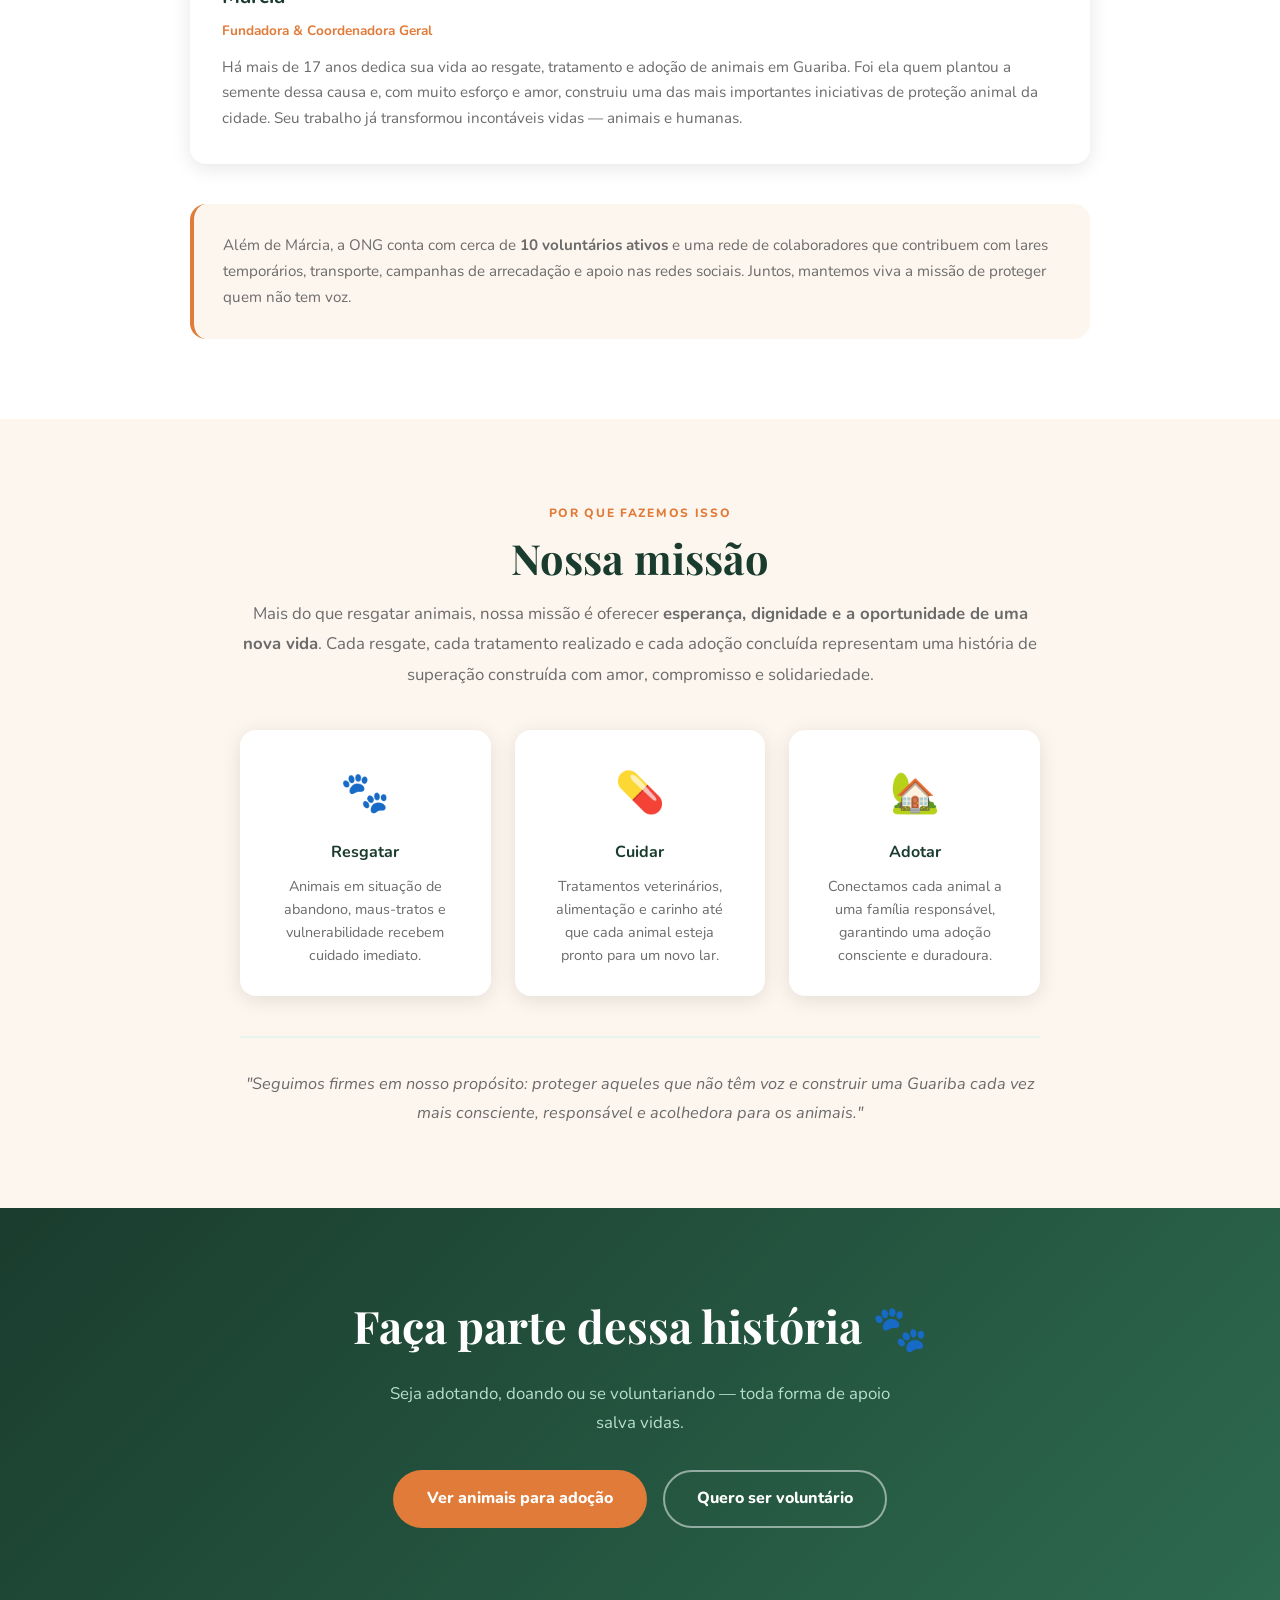
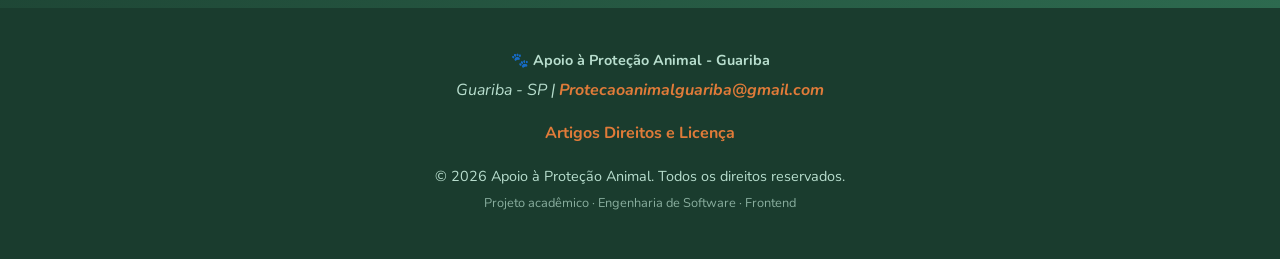
<file: sobre.html>
<!DOCTYPE html>
<html lang="pt-BR">
<head>
  <meta charset="UTF-8">
  <meta name="viewport" content="width=device-width, initial-scale=1.0">
  <title>Sobre Nós — Apoio à Proteção Animal Guariba</title>
  <meta name="description" content="Conheça a história e a missão da ONG Apoio à Proteção Animal de Guariba - SP.">
  <link rel="stylesheet" href="assets/css/style.css">
</head>
<body>

  <!-- ===== HEADER ===== -->
  <header>
    <div class="header-inner">
      <div class="logo">
        <span class="logo-icone">🐾</span>
        <div class="logo-texto">
          <h1>Apoio à Proteção Animal</h1>
          <span>Guariba - SP</span>
        </div>
      </div>
      <nav>
        <button class="menu-toggle" id="menu-toggle" aria-label="Abrir menu">
          <span></span><span></span><span></span>
        </button>
        <ul id="nav-menu">
          <li><a href="index.html#inicio">Início</a></li>
          <li><a href="index.html#animais">Animais</a></li>
          <li><a href="sobre.html">Sobre</a></li>
          <li><a href="artigos.html">Artigos</a></li>
          <li><a href="adocao.html" class="btn-adotar">Quero Adotar</a></li>
        </ul>
      </nav>
    </div>
  </header>

  <main>

    <!-- ===== HERO ===== -->
    <section class="hero-sobre">
      <div class="hero-sobre-conteudo">
        <span class="label-secao">Nossa história</span>
        <h1>Mais de 17 anos salvando <em>vidas</em> em Guariba</h1>
        <p>Uma história construída com amor, voluntariado e a certeza de que todo animal merece uma segunda chance.</p>
      </div>
    </section>

    <!-- ===== NAV INTERNA ===== -->
    <nav class="nav-ancora" aria-label="Navegação da página">
      <div class="nav-ancora-inner">
        <a href="#historia" class="ancora-link ativo">📖 História</a>
        <a href="#numeros"  class="ancora-link">📊 Números</a>
        <a href="#equipe"   class="ancora-link">👥 Equipe</a>
        <a href="#missao"   class="ancora-link">🎯 Missão</a>
      </div>
    </nav>

    <!-- ===== HISTÓRIA ===== -->
    <section class="secao-sobre" id="historia">
      <div style="max-width:800px; margin:0 auto;">
        <span class="secao-label">Como tudo começou</span>
        <h2>Uma dedicação que<br>nasceu do coração</h2>

        <p style="color:var(--cor-texto-claro); font-size:1.02rem; line-height:1.8; margin-bottom:1.2rem;">
          Há mais de 17 anos, a <strong>Apoio à Proteção Animal de Guariba</strong> dedica-se à missão de salvar, cuidar e transformar a vida de animais em situação de abandono, maus-tratos e vulnerabilidade.
        </p>
        <p style="color:var(--cor-texto-claro); font-size:1.02rem; line-height:1.8; margin-bottom:1.2rem;">
          Tudo começou através da dedicação incansável de <strong>Márcia</strong>, que assumiu a responsabilidade de resgatar animais, oferecer tratamentos veterinários, buscar lares responsáveis e lutar diariamente pela causa animal em nossa cidade. Durante muitos anos, todo esse trabalho esteve sob sua responsabilidade, contando apenas com a ajuda de familiares e pessoas próximas que compartilhavam do mesmo amor pelos animais.
        </p>
        <p style="color:var(--cor-texto-claro); font-size:1.02rem; line-height:1.8; margin-bottom:1.2rem;">
          Ao longo do tempo, essa corrente do bem cresceu. Hoje, a entidade conta com cerca de <strong>10 voluntários ativos</strong>, além de colaboradores que contribuem oferecendo lares temporários, auxílio financeiro, doações e apoio em diversas atividades essenciais para a continuidade do trabalho.
        </p>
        <p style="color:var(--cor-texto-claro); font-size:1.02rem; line-height:1.8; margin-bottom:1.2rem;">
          Somos uma organização <strong>100% voluntária</strong> e não dependemos de recursos governamentais para manter nossas atividades. Nossa atuação é sustentada por doações, rifas, campanhas solidárias e pela generosidade de pessoas que acreditam que todo animal merece uma segunda chance.
        </p>
        <p style="color:var(--cor-texto-claro); font-size:1.02rem; line-height:1.8;">
          Graças ao empenho e à dedicação de Márcia, importantes conquistas também foram alcançadas para a causa animal em Guariba, como a implantação do <strong>Banco de Rações</strong> — iniciativa que auxilia famílias e protetores independentes no cuidado de seus animais.
        </p>
      </div>

      <!-- Timeline simplificada com marcos reais -->
      <div class="timeline" style="margin-top:4rem;">
        <div class="tl-item">
          <div class="tl-icone">🌱</div>
          <div class="tl-conteudo">
            <p class="tl-ano">Há mais de 17 anos — O começo</p>
            <h3>Márcia e os primeiros resgates</h3>
            <p>Tudo começou com uma pessoa e muito amor. Márcia passa a resgatar animais em situação de rua, cuidar deles e buscar lares responsáveis, contando apenas com a ajuda de familiares e amigos próximos.</p>
          </div>
        </div>
        <div class="tl-item">
          <div class="tl-icone">🤝</div>
          <div class="tl-conteudo">
            <p class="tl-ano">Com o tempo — A corrente do bem cresce</p>
            <h3>Nasce uma rede de voluntários</h3>
            <p>A causa foi ganhando força e novos corações. Hoje a ONG conta com cerca de 10 voluntários ativos e uma rede de colaboradores que apoiam com lares temporários, doações e campanhas solidárias.</p>
          </div>
        </div>
        <div class="tl-item">
          <div class="tl-icone">🍚</div>
          <div class="tl-conteudo">
            <p class="tl-ano">Uma conquista importante</p>
            <h3>Banco de Rações</h3>
            <p>Fruto da persistência de Márcia, o Banco de Rações passou a apoiar famílias e protetores independentes no cuidado diário dos seus animais, ampliando o alcance da ONG além dos resgates.</p>
          </div>
        </div>
        <div class="tl-item">
          <div class="tl-icone">🌐</div>
          <div class="tl-conteudo">
            <p class="tl-ano">2026 — Presença digital</p>
            <h3>O site que você está acessando</h3>
            <p>Lançamento da plataforma digital oficial, desenvolvida em parceria com alunos de Engenharia de Software, para ampliar o alcance das adoções e a visibilidade da ONG.</p>
          </div>
        </div>
      </div>
    </section>

    <!-- ===== NÚMEROS ===== -->
    <section class="secao-sobre fundo-escuro" id="numeros">
      <div style="max-width:900px; margin:0 auto; text-align:center;">
        <span class="secao-label">Nosso impacto</span>
        <h2 style="color:#fff;">O que já conquistamos juntos</h2>
        <p style="color:#b8dece; font-size:1rem;">Cada número aqui representa uma vida transformada.</p>
      </div>
      <div class="numeros-grid">
        <div class="numero-card">
          <div class="valor">17+</div>
          <div class="descricao">Anos de atuação</div>
        </div>
        <div class="numero-card">
          <div class="valor">~10</div>
          <div class="descricao">Voluntários ativos</div>
        </div>
        <div class="numero-card">
          <div class="valor">100%</div>
          <div class="descricao">Voluntária e independente</div>
        </div>
      </div>
    </section>

    <!-- ===== EQUIPE ===== -->
    <section class="secao-sobre fundo-alt" id="equipe">
      <div style="max-width:900px; margin:0 auto;">
        <span class="secao-label">Quem faz acontecer</span>
        <h2>Nossa fundadora</h2>
        <p style="color:var(--cor-texto-claro); max-width:560px; margin-bottom:2.5rem;">
          Por trás de cada resgate, há uma pessoa que não desistiu. Conheça quem deu início a essa história.
        </p>

        <div style="display:flex; gap:2rem; align-items:center; background:#fff; border-radius:var(--borda-radius); box-shadow:var(--sombra); padding:2rem; flex-wrap:wrap;">
          <div class="membro-avatar av1" style="width:120px; height:120px; border-radius:50%; flex-shrink:0; font-size:3.5rem;">👩</div>
          <div>
            <h3 style="font-size:1.3rem; color:var(--cor-header-footer); margin-bottom:.3rem;">Márcia</h3>
            <p style="font-size:.85rem; color:var(--cor-primaria); font-weight:700; margin-bottom:.8rem;">Fundadora & Coordenadora Geral</p>
            <p style="color:var(--cor-texto-claro); font-size:.95rem; line-height:1.7;">
              Há mais de 17 anos dedica sua vida ao resgate, tratamento e adoção de animais em Guariba. Foi ela quem plantou a semente dessa causa e, com muito esforço e amor, construiu uma das mais importantes iniciativas de proteção animal da cidade. Seu trabalho já transformou incontáveis vidas — animais e humanas.
            </p>
          </div>
        </div>

        <div style="margin-top:2.5rem; background:var(--cor-fundo); border-radius:var(--borda-radius); padding:1.8rem; border-left:4px solid var(--cor-primaria);">
          <p style="color:var(--cor-texto-claro); font-size:.95rem; line-height:1.7;">
            Além de Márcia, a ONG conta com cerca de <strong>10 voluntários ativos</strong> e uma rede de colaboradores que contribuem com lares temporários, transporte, campanhas de arrecadação e apoio nas redes sociais. Juntos, mantemos viva a missão de proteger quem não tem voz.
          </p>
        </div>
      </div>
    </section>

    <!-- ===== MISSÃO ===== -->
    <section class="secao-sobre" id="missao">
      <div style="max-width:800px; margin:0 auto; text-align:center;">
        <span class="secao-label">Por que fazemos isso</span>
        <h2>Nossa missão</h2>

        <p style="color:var(--cor-texto-claro); font-size:1.05rem; line-height:1.8; margin-bottom:2.5rem;">
          Mais do que resgatar animais, nossa missão é oferecer <strong>esperança, dignidade e a oportunidade de uma nova vida</strong>. Cada resgate, cada tratamento realizado e cada adoção concluída representam uma história de superação construída com amor, compromisso e solidariedade.
        </p>

        <div style="display:grid; grid-template-columns:repeat(auto-fit, minmax(220px,1fr)); gap:1.5rem; margin-bottom:2.5rem;">
          <div style="background:var(--cor-branco); border-radius:var(--borda-radius); padding:1.8rem; box-shadow:var(--sombra); text-align:center;">
            <div style="font-size:2.5rem; margin-bottom:.8rem;">🐾</div>
            <h3 style="color:var(--cor-header-footer); margin-bottom:.5rem; font-size:1rem;">Resgatar</h3>
            <p style="color:var(--cor-texto-claro); font-size:.9rem; line-height:1.6;">Animais em situação de abandono, maus-tratos e vulnerabilidade recebem cuidado imediato.</p>
          </div>
          <div style="background:var(--cor-branco); border-radius:var(--borda-radius); padding:1.8rem; box-shadow:var(--sombra); text-align:center;">
            <div style="font-size:2.5rem; margin-bottom:.8rem;">💊</div>
            <h3 style="color:var(--cor-header-footer); margin-bottom:.5rem; font-size:1rem;">Cuidar</h3>
            <p style="color:var(--cor-texto-claro); font-size:.9rem; line-height:1.6;">Tratamentos veterinários, alimentação e carinho até que cada animal esteja pronto para um novo lar.</p>
          </div>
          <div style="background:var(--cor-branco); border-radius:var(--borda-radius); padding:1.8rem; box-shadow:var(--sombra); text-align:center;">
            <div style="font-size:2.5rem; margin-bottom:.8rem;">🏡</div>
            <h3 style="color:var(--cor-header-footer); margin-bottom:.5rem; font-size:1rem;">Adotar</h3>
            <p style="color:var(--cor-texto-claro); font-size:.9rem; line-height:1.6;">Conectamos cada animal a uma família responsável, garantindo uma adoção consciente e duradoura.</p>
          </div>
        </div>

        <p style="color:var(--cor-texto-claro); font-size:1.02rem; line-height:1.8; font-style:italic; border-top:2px solid #e8f5ee; padding-top:2rem;">
          "Seguimos firmes em nosso propósito: proteger aqueles que não têm voz e construir uma Guariba cada vez mais consciente, responsável e acolhedora para os animais."
        </p>
      </div>
    </section>

    <!-- ===== CTA FINAL ===== -->
    <section class="cta-sobre">
      <h2>Faça parte dessa história 🐾</h2>
      <p>Seja adotando, doando ou se voluntariando — toda forma de apoio salva vidas.</p>
      <div class="cta-btns">
        <a href="adocao.html" class="btn btn-primario">Ver animais para adoção</a>
        <a href="https://wa.me/+5516993713823?text=Olá!%20Quero%20me%20voluntariar%20na%20ONG." target="_blank" rel="noopener" class="btn btn-secundario">Quero ser voluntário</a>
      </div>
    </section>

  </main>

  <!-- ===== FOOTER ===== -->
  <footer>
    <div class="footer-conteudo">
      <p>🐾 <strong>Apoio à Proteção Animal - Guariba</strong></p>
      <address>
        Guariba - SP |
        <a>Protecaoanimalguariba@gmail.com</a>
      </address>
      <nav class="footer-links" aria-label="Links institucionais">
        <a href="artigos.html">Artigos</a>
        <a href="licenca.html">Direitos e Licença</a>
      </nav>
      <p class="copyright">&copy; 2026 Apoio à Proteção Animal. Todos os direitos reservados.</p>
      <p class="projeto-info">Projeto acadêmico · Engenharia de Software · Frontend</p>
    </div>
  </footer>

  <!-- Lightbox (mantido caso seja reaproveitado) -->
  <div class="lightbox" id="lightbox" role="dialog" aria-modal="true">
    <button class="lightbox-fechar" id="lightbox-fechar" aria-label="Fechar">✕</button>
    <div class="lightbox-emoji" id="lightbox-emoji"></div>
    <p class="lightbox-legenda" id="lightbox-legenda"></p>
  </div>

  <script src="assets/js/script.js"></script>
  <script>
    // ── Timeline — animação ao entrar na tela ──
    const observer = new IntersectionObserver(entries => {
      entries.forEach(e => { if (e.isIntersecting) e.target.classList.add('visivel'); });
    }, { threshold: .15 });
    document.querySelectorAll('.tl-item').forEach(el => observer.observe(el));

    // ── Nav interna — destaca seção ativa ──
    const links  = document.querySelectorAll('.ancora-link');
    const secoes = document.querySelectorAll('section[id]');
    const navObs = new IntersectionObserver(entries => {
      entries.forEach(e => {
        if (e.isIntersecting) {
          links.forEach(l => l.classList.remove('ativo'));
          const link = document.querySelector(`.ancora-link[href="#${e.target.id}"]`);
          if (link) link.classList.add('ativo');
        }
      });
    }, { threshold: .3 });
    secoes.forEach(s => navObs.observe(s));
  </script>

</body>
</html>
</file>
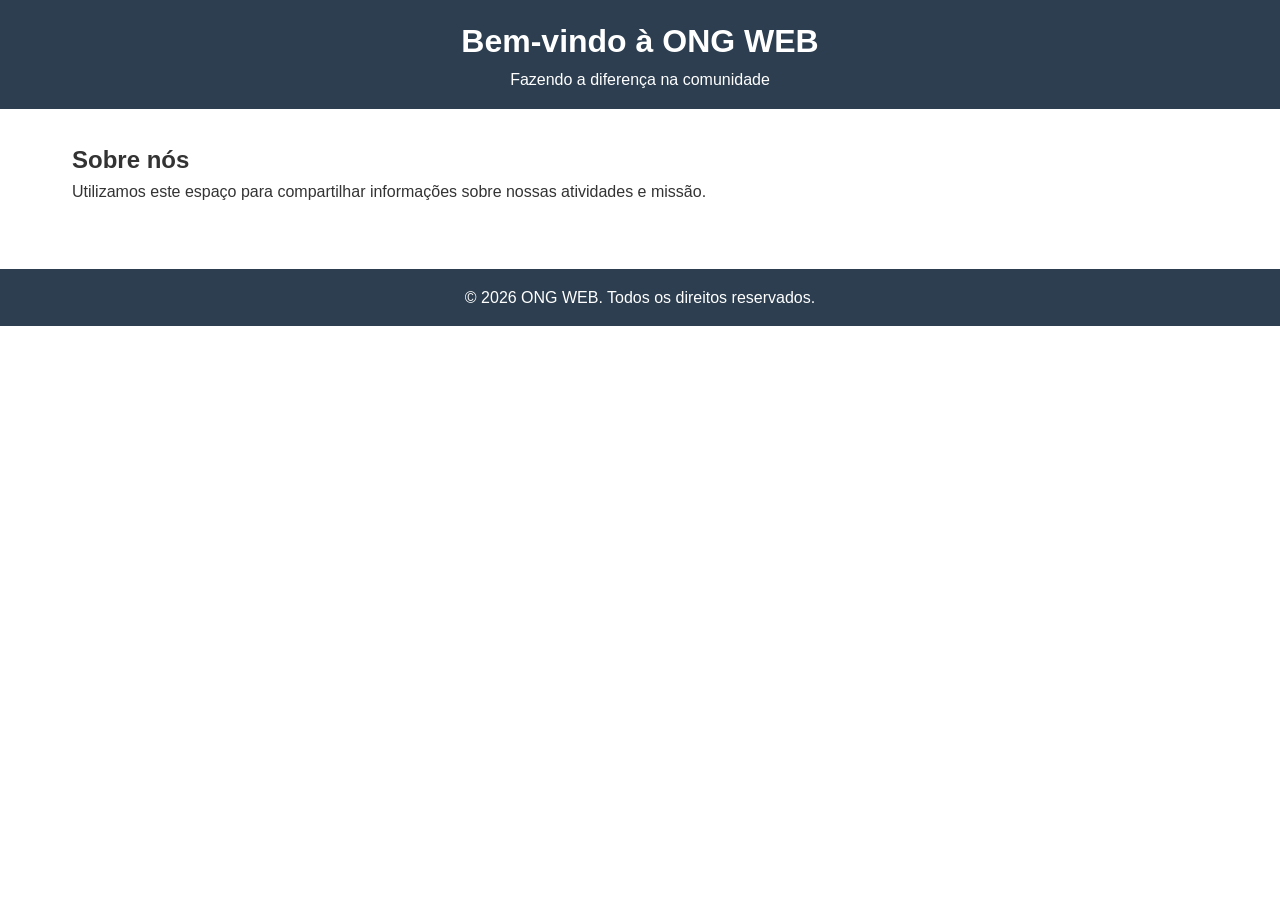
<file: ONG_WEB/site.html>
<!DOCTYPE html>
<html lang="pt-BR">
<head>
    <meta charset="UTF-8">
    <meta name="viewport" content="width=device-width, initial-scale=1.0">
    <title>ONG WEB</title>
    <style>
        * {
            margin: 0;
            padding: 0;
            box-sizing: border-box;
        }
        
        body {
            font-family: Arial, sans-serif;
            line-height: 1.6;
            color: #333;
        }
        
        header {
            background-color: #2c3e50;
            color: white;
            padding: 1rem;
            text-align: center;
        }
        
        main {
            max-width: 1200px;
            margin: 0 auto;
            padding: 2rem;
        }
        
        footer {
            background-color: #2c3e50;
            color: white;
            text-align: center;
            padding: 1rem;
            margin-top: 2rem;
        }
    </style>
</head>
<body>
    <header>
        <h1>Bem-vindo à ONG WEB</h1>
        <p>Fazendo a diferença na comunidade</p>
    </header>
    
    <main>
        <section>
            <h2>Sobre nós</h2>
            <p>Utilizamos este espaço para compartilhar informações sobre nossas atividades e missão.</p>
        </section>
    </main>
    
    <footer>
        <p>&copy; 2026 ONG WEB. Todos os direitos reservados.</p>
    </footer>
</body>
</html>
</file>
<file: assets/css/style.css>
/* =============================================
   Apoio à Proteção Animal - Guariba
   style.css — Estilização Global
   ============================================= */

@import url('https://fonts.googleapis.com/css2?family=Nunito:wght@400;600;700;800;900&family=Playfair+Display:wght@700;900&display=swap');

/* --- Variáveis --- */
:root {
  --cor-primaria: #e07b39;
  --cor-secundaria: #2d6a4f;
  --cor-fundo: #fdf6ee;
  --cor-texto: #2c2c2c;
  --cor-texto-claro: #6b6b6b;
  --cor-branco: #ffffff;
  --cor-header-footer: #1a3c2e;
  --sombra: 0 4px 20px rgba(0,0,0,0.10);
  --borda-radius: 16px;
  --transicao: 0.3s ease;
  --fonte-titulo: 'Playfair Display', serif;
  --fonte-corpo: 'Nunito', sans-serif;

  /* aliases usados nas páginas internas */
  --verde: #2d6a4f;
  --verde-escuro: #1a3c2e;
  --laranja: #e07b39;
  --bege: #fdf6ee;
}

/* --- Reset & Base --- */
*, *::before, *::after {
  margin: 0;
  padding: 0;
  box-sizing: border-box;
}

html {
  scroll-behavior: smooth;
}

body {
  font-family: var(--fonte-corpo);
  background-color: var(--cor-fundo);
  color: var(--cor-texto);
  line-height: 1.7;
  font-size: 16px;
}

img {
  max-width: 100%;
  display: block;
}

a {
  text-decoration: none;
  color: inherit;
}

ul {
  list-style: none;
}

/* --- Container --- */
.container {
  max-width: 1200px;
  margin: 0 auto;
  padding: 0 1.5rem;
}

/* =============================================
   HEADER & NAVEGAÇÃO
   ============================================= */

header {
  background-color: var(--cor-header-footer);
  position: sticky;
  top: 0;
  z-index: 1000;
  box-shadow: 0 2px 16px rgba(0,0,0,0.18);
}

.header-inner {
  display: flex;
  align-items: center;
  justify-content: space-between;
  padding: 1rem 1.5rem;
  max-width: 1200px;
  margin: 0 auto;
}

.logo {
  display: flex;
  align-items: center;
  gap: 0.75rem;
}

.logo-icone {
  font-size: 2rem;
  line-height: 1;
}

.logo-texto h1 {
  font-family: var(--fonte-titulo);
  font-size: 1.2rem;
  color: var(--cor-branco);
  line-height: 1.2;
}

.logo-texto span {
  font-size: 0.78rem;
  color: var(--cor-primaria);
  font-weight: 600;
  letter-spacing: 0.05em;
}

nav ul {
  display: flex;
  gap: 2rem;
  align-items: center;
}

nav ul li a {
  color: #cde8db;
  font-weight: 700;
  font-size: 0.95rem;
  letter-spacing: 0.03em;
  transition: color var(--transicao);
  position: relative;
  padding-bottom: 4px;
}

nav ul li a::after {
  content: '';
  position: absolute;
  bottom: 0;
  left: 0;
  width: 0;
  height: 2px;
  background: var(--cor-primaria);
  transition: width var(--transicao);
}

nav ul li a:hover {
  color: var(--cor-branco);
}

nav ul li a:hover::after {
  width: 100%;
}

nav ul li a.btn-adotar {
  background: var(--cor-primaria);
  color: var(--cor-branco);
  padding: 0.5rem 1.2rem;
  border-radius: 50px;
  font-weight: 800;
  transition: background var(--transicao), transform var(--transicao);
}

nav ul li a.btn-adotar::after {
  display: none;
}

nav ul li a.btn-adotar:hover {
  background: #c96828;
  transform: translateY(-2px);
}

/* Menu Hamburguer */
.menu-toggle {
  display: none;
  flex-direction: column;
  gap: 5px;
  cursor: pointer;
  background: none;
  border: none;
  padding: 4px;
}

.menu-toggle span {
  display: block;
  width: 26px;
  height: 3px;
  background: var(--cor-branco);
  border-radius: 3px;
  transition: all var(--transicao);
}

/* =============================================
   HERO / BANNER
   ============================================= */

.hero {
  background: linear-gradient(135deg, var(--cor-header-footer) 0%, #2d6a4f 60%, #3a8c62 100%);
  padding: 5rem 1.5rem 4rem;
  text-align: center;
  position: relative;
  overflow: hidden;
}

.hero::before {
  content: '🐾';
  position: absolute;
  font-size: 20rem;
  opacity: 0.04;
  top: -3rem;
  right: -3rem;
  pointer-events: none;
}

.hero-conteudo {
  max-width: 700px;
  margin: 0 auto;
  animation: fadeUp 0.8s ease both;
}

.hero h2 {
  font-family: var(--fonte-titulo);
  font-size: clamp(2rem, 5vw, 3.2rem);
  color: var(--cor-branco);
  line-height: 1.2;
  margin-bottom: 1.2rem;
}

.hero h2 em {
  color: var(--cor-primaria);
  font-style: normal;
}

.hero p {
  font-size: 1.1rem;
  color: #b8dece;
  margin-bottom: 2rem;
  max-width: 540px;
  margin-left: auto;
  margin-right: auto;
}

.hero-btns {
  display: flex;
  gap: 1rem;
  justify-content: center;
  flex-wrap: wrap;
}

.btn {
  display: inline-block;
  padding: 0.85rem 2rem;
  border-radius: 50px;
  font-weight: 800;
  font-family: var(--fonte-corpo);
  font-size: 1rem;
  cursor: pointer;
  transition: all var(--transicao);
  border: 2px solid transparent;
}

.btn-primario {
  background: var(--cor-primaria);
  color: var(--cor-branco);
}

.btn-primario:hover {
  background: #c96828;
  transform: translateY(-3px);
  box-shadow: 0 8px 20px rgba(224, 123, 57, 0.35);
}

.btn-secundario {
  background: transparent;
  color: var(--cor-branco);
  border-color: rgba(255,255,255,0.5);
}

.btn-secundario:hover {
  background: rgba(255,255,255,0.1);
  border-color: var(--cor-branco);
  transform: translateY(-3px);
}

/* =============================================
   SEÇÕES GERAIS
   ============================================= */

section {
  padding: 4rem 1.5rem;
}

.secao-titulo {
  text-align: center;
  margin-bottom: 3rem;
}

.secao-titulo h2 {
  font-family: var(--fonte-titulo);
  font-size: clamp(1.8rem, 4vw, 2.5rem);
  color: var(--cor-header-footer);
  margin-bottom: 0.5rem;
}

.secao-titulo p {
  color: var(--cor-texto-claro);
  font-size: 1.05rem;
  max-width: 500px;
  margin: 0 auto;
}

.secao-titulo .linha {
  width: 60px;
  height: 4px;
  background: var(--cor-primaria);
  border-radius: 2px;
  margin: 0.75rem auto 0;
}

/* =============================================
   CARDS ANIMAIS
   ============================================= */

.grid-animais {
  display: grid;
  grid-template-columns: repeat(auto-fill, minmax(260px, 1fr));
  gap: 1.8rem;
  max-width: 1200px;
  margin: 0 auto;
}

.card-animal {
  background: var(--cor-branco);
  border-radius: var(--borda-radius);
  overflow: hidden;
  box-shadow: var(--sombra);
  transition: transform var(--transicao), box-shadow var(--transicao);
}

.card-animal:hover {
  transform: translateY(-6px);
  box-shadow: 0 12px 32px rgba(0,0,0,0.14);
}

.card-animal .foto {
  width: 100%;
  height: 150px;
  object-fit: cover;
  background: #e8f5ee;
}

.card-animal .info {
  padding: 1.2rem;
}

.card-animal h3 {
  font-size: 1.2rem;
  font-weight: 800;
  color: var(--cor-header-footer);
  margin-bottom: 0.3rem;
}

.card-animal .tags {
  display: flex;
  gap: 0.5rem;
  flex-wrap: wrap;
  margin-bottom: 1rem;
}

.tag {
  background: #e8f5ee;
  color: var(--cor-secundaria);
  font-size: 0.78rem;
  font-weight: 700;
  padding: 0.2rem 0.7rem;
  border-radius: 50px;
}

.card-animal .btn-card {
  display: block;
  text-align: center;
  padding: 0.6rem;
  background: var(--cor-primaria);
  color: var(--cor-branco);
  border-radius: 8px;
  font-weight: 800;
  font-size: 0.9rem;
  transition: background var(--transicao);
}

.card-animal .btn-card:hover {
  background: #c96828;
}

/* =============================================
   SOBRE
   ============================================= */

.sobre {
  background: var(--cor-branco);
}

.sobre-inner {
  display: grid;
  grid-template-columns: 1fr 1fr;
  gap: 4rem;
  align-items: center;
  max-width: 1100px;
  margin: 0 auto;
}

.sobre-texto h2 {
  font-family: var(--fonte-titulo);
  font-size: 2rem;
  color: var(--cor-header-footer);
  margin-bottom: 1rem;
}

.sobre-texto p {
  color: var(--cor-texto-claro);
  margin-bottom: 1rem;
  font-size: 1.02rem;
}

.sobre-stats {
  display: flex;
  gap: 2rem;
  margin-top: 1.5rem;
}

.stat {
  text-align: center;
}

.stat strong {
  display: block;
  font-family: var(--fonte-titulo);
  font-size: 2rem;
  color: var(--cor-primaria);
}

.stat span {
  font-size: 0.85rem;
  color: var(--cor-texto-claro);
  font-weight: 600;
}

.sobre-imagem {
  background: linear-gradient(135deg, #e8f5ee, #d4edda);
  border-radius: var(--borda-radius);
  height: 350px;
  display: flex;
  align-items: center;
  justify-content: center;
  font-size: 8rem;
}

/* =============================================
   CONTATO
   ============================================= */

.contato-inner {
  max-width: 600px;
  margin: 0 auto;
  background: var(--cor-branco);
  border-radius: var(--borda-radius);
  padding: 2.5rem;
  box-shadow: var(--sombra);
}

.form-grupo {
  margin-bottom: 1.2rem;
}

.form-grupo label {
  display: block;
  font-weight: 700;
  margin-bottom: 0.4rem;
  font-size: 0.9rem;
  color: var(--cor-header-footer);
}

.form-grupo input,
.form-grupo select,
.form-grupo textarea {
  width: 100%;
  padding: 0.75rem 1rem;
  border: 2px solid #e0e0e0;
  border-radius: 10px;
  font-family: var(--fonte-corpo);
  font-size: 0.95rem;
  color: var(--cor-texto);
  transition: border-color var(--transicao);
  background: var(--cor-fundo);
}

.form-grupo input:focus,
.form-grupo select:focus,
.form-grupo textarea:focus {
  outline: none;
  border-color: var(--cor-secundaria);
}

.form-grupo textarea {
  resize: vertical;
  min-height: 120px;
}

.btn-enviar {
  width: 100%;
  padding: 1rem;
  background: var(--cor-secundaria);
  color: var(--cor-branco);
  border: none;
  border-radius: 10px;
  font-family: var(--fonte-corpo);
  font-size: 1rem;
  font-weight: 800;
  cursor: pointer;
  transition: background var(--transicao), transform var(--transicao);
}

.btn-enviar:hover {
  background: #1f4d38;
  transform: translateY(-2px);
}

/* =============================================
   FOOTER
   ============================================= */

footer {
  background: var(--cor-header-footer);
  color: #b8dece;
  padding: 2.5rem 1.5rem;
  text-align: center;
}

footer p {
  font-size: 0.9rem;
  margin-bottom: 0.3rem;
}

footer a {
  color: var(--cor-primaria);
  font-weight: 700;
  transition: color var(--transicao);
}

footer a:hover {
  color: var(--cor-branco);
}

/* =============================================
   ANIMAÇÕES
   ============================================= */

@keyframes fadeUp {
  from {
    opacity: 0;
    transform: translateY(30px);
  }
  to {
    opacity: 1;
    transform: translateY(0);
  }
}

/* =============================================
   RESPONSIVIDADE
   ============================================= */

@media (max-width: 900px) {
  .sobre-inner {
    grid-template-columns: 1fr;
    gap: 2rem;
  }

  .sobre-imagem {
    height: 220px;
    font-size: 5rem;
    order: -1;
  }
}

@media (max-width: 768px) {
  nav ul {
    display: none;
    flex-direction: column;
    position: absolute;
    top: 100%;
    left: 0;
    right: 0;
    background: var(--cor-header-footer);
    padding: 1.5rem;
    gap: 1.2rem;
    box-shadow: 0 8px 20px rgba(0,0,0,0.2);
  }

  nav ul.aberto {
    display: flex;
  }

  .menu-toggle {
    display: flex;
  }

  .menu-toggle.ativo span:nth-child(1) {
    transform: rotate(45deg) translate(5px, 6px);
  }

  .menu-toggle.ativo span:nth-child(2) {
    opacity: 0;
  }

  .menu-toggle.ativo span:nth-child(3) {
    transform: rotate(-45deg) translate(5px, -6px);
  }

  header {
    position: relative;
  }

  .header-inner {
    position: relative;
  }
}

@media (max-width: 480px) {
  .hero {
    padding: 3rem 1rem 2.5rem;
  }

  .sobre-stats {
    gap: 1rem;
  }

  .contato-inner {
    padding: 1.5rem 1rem;
  }
}
  /* =============================================
   LICENÇA
   ============================================= */

.footer-links {
  margin: 1rem 0;
}

.footer-links a {
  color: var(--cor-primaria);
  font-weight: 700;
}

.footer-links a:hover {
  color: var(--cor-branco);
}

.copyright {
  margin-top: 1rem;
  font-size: 0.9rem;
}

.projeto-info {
  opacity: 0.7;
  font-size: 0.8rem;
}

.licenca-box {
  background: var(--cor-branco);
  padding: 2rem;
  border-radius: var(--borda-radius);
  box-shadow: var(--sombra);
  max-width: 900px;
  margin: 0 auto;
}

.licenca-box h3 {
  color: var(--cor-header-footer);
  margin-bottom: 1rem;
  margin-top: 1.5rem;
}

.licenca-box p,
.licenca-box li {
  color: var(--cor-texto-claro);
}

/* =============================================
   PÁGINA ADOÇÃO
   ============================================= */

/* hero compacto */
    .hero-adocao {
      background: linear-gradient(135deg, #1a6b3a 0%, #2d9e5f 60%, #f5a623 100%);
      padding: 5rem 1.5rem 3.5rem;
      text-align: center;
      color: #fff;
    }
    .hero-adocao h1 { font-size: clamp(1.8rem, 4vw, 3rem); margin-bottom: .5rem; }
    .hero-adocao p  { font-size: 1.1rem; opacity: .9; max-width: 560px; margin: 0 auto; }
 
    /* filtros */
    .filtros {
      display: flex;
      flex-wrap: wrap;
      gap: .6rem;
      justify-content: center;
      padding: 2rem 1rem 1rem;
    }
    .filtro-btn {
      padding: .45rem 1.1rem;
      border-radius: 999px;
      border: 2px solid #2d9e5f;
      background: transparent;
      color: #2d9e5f;
      font-size: .9rem;
      font-weight: 600;
      cursor: pointer;
      transition: all .2s;
    }
    .filtro-btn:hover,
    .filtro-btn.ativo {
      background: #2d9e5f;
      color: #fff;
    }
 
    /* grid de cards */
    .grid-adocao {
      display: grid;
      grid-template-columns: repeat(auto-fill, minmax(300px, 1fr));
      gap: 2rem;
      max-width: 1200px;
      margin: 2rem auto 4rem;
      padding: 0 1.5rem;
    }
 
    /* card do animal */
    .card-adocao {
      background: #fff;
      border-radius: 20px;
      box-shadow: 0 4px 24px rgba(0,0,0,.10);
      overflow: hidden;
      transition: transform .25s, box-shadow .25s;
    }
    .card-adocao:hover {
      transform: translateY(-6px);
      box-shadow: 0 12px 36px rgba(0,0,0,.15);
    }
 
    /* ── CARROSSEL ── */
    .carrossel {
      position: relative;
      width: 100%;
      aspect-ratio: 4/3;
      overflow: hidden;
      background: #f0f5f2;
    }
    .carrossel-track {
      display: flex;
      height: 100%;
      transition: transform .4s cubic-bezier(.4,0,.2,1);
    }
    .carrossel-slide {
      flex: 0 0 100%;
      height: 100%;
      display: flex;
      align-items: center;
      justify-content: center;
      font-size: 6rem;
      user-select: none;
      /* quando tiver foto real: */
      /* background: center/cover no-repeat; */
    }
    /* slides com cores de fundo distintas pra não ficar tudo igual */
    .carrossel-slide:nth-child(1) { background-color: #e8f5ee; }
    .carrossel-slide:nth-child(2) { background-color: #fef9ec; }
    .carrossel-slide:nth-child(3) { background-color: #edf4ff; }
    .carrossel-slide:nth-child(4) { background-color: #fdf0f0; }
 
    /* setas */
    .carrossel-btn {
      position: absolute;
      top: 50%;
      transform: translateY(-50%);
      background: rgba(255,255,255,.85);
      backdrop-filter: blur(4px);
      border: none;
      border-radius: 50%;
      width: 38px;
      height: 38px;
      font-size: 1.1rem;
      cursor: pointer;
      z-index: 2;
      display: flex;
      align-items: center;
      justify-content: center;
      box-shadow: 0 2px 8px rgba(0,0,0,.18);
      transition: background .2s, transform .2s;
    }
    .carrossel-btn:hover { background: #fff; transform: translateY(-50%) scale(1.1); }
    .carrossel-btn.prev { left: 10px; }
    .carrossel-btn.next { right: 10px; }
 
    /* indicadores (bolinhas) */
    .carrossel-dots {
      position: absolute;
      bottom: 10px;
      left: 50%;
      transform: translateX(-50%);
      display: flex;
      gap: 6px;
    }
    .dot {
      width: 8px;
      height: 8px;
      border-radius: 50%;
      background: rgba(255,255,255,.5);
      border: none;
      cursor: pointer;
      padding: 0;
      transition: background .2s, transform .2s;
    }
    .dot.ativo {
      background: #fff;
      transform: scale(1.3);
    }
 
    /* contador de fotos */
    .carrossel-contador {
      position: absolute;
      top: 10px;
      right: 12px;
      background: rgba(0,0,0,.45);
      color: #fff;
      font-size: .75rem;
      padding: 2px 8px;
      border-radius: 999px;
    }
 
    /* info do card */
    .card-info {
      padding: 1.25rem 1.5rem 1.5rem;
    }
    .card-info h3 {
      font-size: 1.3rem;
      margin: 0 0 .5rem;
      color: #1a3d29;
    }
    .card-tags {
      display: flex;
      flex-wrap: wrap;
      gap: .4rem;
      margin-bottom: .9rem;
    }
    .tag {
      font-size: .78rem;
      font-weight: 600;
      padding: .25rem .7rem;
      border-radius: 999px;
      background: #e8f5ee;
      color: #1a6b3a;
    }
    .card-desc {
      font-size: .9rem;
      color: #555;
      line-height: 1.6;
      margin-bottom: 1rem;
    }
    .btn-interesse {
      display: block;
      width: 100%;
      padding: .75rem;
      background: linear-gradient(135deg, #2d9e5f, #1a6b3a);
      color: #fff;
      text-align: center;
      border-radius: 12px;
      font-weight: 700;
      font-size: .95rem;
      text-decoration: none;
      border: none;
      cursor: pointer;
      transition: opacity .2s, transform .2s;
    }
    .btn-interesse:hover { opacity: .88; transform: scale(1.02); }
 
    /* badge de status */
    .badge-status {
      position: absolute;
      top: 12px;
      left: 12px;
      padding: .25rem .8rem;
      border-radius: 999px;
      font-size: .75rem;
      font-weight: 700;
      z-index: 2;
    }
    .badge-disponivel { background: #2d9e5f; color: #fff; }
    .badge-reservado  { background: #f5a623; color: #fff; }
 
    /* card escondido pelo filtro */
    .card-adocao.oculto { display: none; }
 
    /* sem resultados */
    .sem-resultados {
      grid-column: 1/-1;
      text-align: center;
      padding: 3rem 1rem;
      color: #888;
      font-size: 1.1rem;
      display: none;
    }
    .sem-resultados.visivel { display: block; }
 
    /* seção de formulário */
    .secao-form {
      background: #f0f5f2;
      padding: 3rem 1.5rem;
    }
    .secao-form h2 {
      text-align: center;
      font-size: 1.8rem;
      color: #1a3d29;
      margin-bottom: .5rem;
    }
    .secao-form > p {
      text-align: center;
      color: #555;
      margin-bottom: 2rem;
    }
    .form-adocao {
      max-width: 600px;
      margin: 0 auto;
      background: #fff;
      padding: 2rem;
      border-radius: 20px;
      box-shadow: 0 4px 20px rgba(0,0,0,.08);
      display: grid;
      gap: 1rem;
    }
    .form-adocao label { font-weight: 600; font-size: .9rem; color: #333; }
    .form-adocao input,
    .form-adocao select,
    .form-adocao textarea {
      width: 100%;
      padding: .7rem 1rem;
      border: 2px solid #d9ede2;
      border-radius: 10px;
      font-size: .95rem;
      transition: border-color .2s;
      box-sizing: border-box;
    }
    .form-adocao input:focus,
    .form-adocao select:focus,
    .form-adocao textarea:focus {
      outline: none;
      border-color: #2d9e5f;
    }
    .form-adocao textarea { resize: vertical; min-height: 100px; }
    .form-adocao .btn-enviar {
      padding: .85rem;
      background: linear-gradient(135deg, #2d9e5f, #1a6b3a);
      color: #fff;
      border: none;
      border-radius: 12px;
      font-weight: 700;
      font-size: 1rem;
      cursor: pointer;
      transition: opacity .2s;
    }
    .form-adocao .btn-enviar:hover { opacity: .88; }
    .msg-sucesso {
      display: none;
      text-align: center;
      color: #1a6b3a;
      font-weight: 700;
      font-size: 1.1rem;
      padding: 1rem;
    }
 
    @media (max-width: 480px) {
      .grid-adocao { grid-template-columns: 1fr; }
    }

/* =============================================
    SOBRE A ONG
   ============================================= */

    /* ── Hero ── */
    .hero-sobre {
      background: linear-gradient(135deg, var(--cor-header-footer) 0%, #2d6a4f 70%, #e07b39 100%);
      padding: 6rem 1.5rem 4rem;
      text-align: center;
      color: #fff;
      position: relative;
      overflow: hidden;
    }
    .hero-sobre::before {
      content: '🐾';
      position: absolute;
      font-size: 22rem;
      opacity: 0.04;
      bottom: -4rem;
      left: -3rem;
      pointer-events: none;
    }
    .hero-sobre-conteudo {
      position: relative;
      z-index: 1;
      animation: fadeUp .8s ease both;
    }
    .hero-sobre .label-secao {
      display: inline-block;
      background: rgba(255,255,255,.15);
      border: 1px solid rgba(255,255,255,.3);
      color: #fff;
      font-size: .8rem;
      font-weight: 700;
      letter-spacing: .12em;
      text-transform: uppercase;
      padding: .35rem 1rem;
      border-radius: 999px;
      margin-bottom: 1.2rem;
    }
    .hero-sobre h1 {
      font-family: var(--fonte-titulo);
      font-size: clamp(2.2rem, 5vw, 3.5rem);
      line-height: 1.15;
      margin-bottom: 1rem;
    }
    .hero-sobre h1 em {
      color: var(--cor-primaria);
      font-style: normal;
    }
    .hero-sobre p {
      font-size: 1.1rem;
      color: #b8dece;
      max-width: 580px;
      margin: 0 auto;
      line-height: 1.7;
    }
 
    /* ── Navegação interna ── */
    .nav-ancora {
      position: sticky;
      top: 72px;
      background: #fff;
      z-index: 100;
      box-shadow: 0 2px 12px rgba(0,0,0,.08);
    }
    .nav-ancora-inner {
      max-width: 1100px;
      margin: 0 auto;
      display: flex;
      gap: 0;
      overflow-x: auto;
      scrollbar-width: none;
    }
    .nav-ancora-inner::-webkit-scrollbar { display: none; }
    .ancora-link {
      flex-shrink: 0;
      padding: 1rem 1.5rem;
      font-size: .88rem;
      font-weight: 700;
      color: var(--cor-texto-claro);
      text-decoration: none;
      border-bottom: 3px solid transparent;
      transition: all .2s;
      white-space: nowrap;
    }
    .ancora-link:hover,
    .ancora-link.ativo {
      color: var(--cor-secundaria);
      border-bottom-color: var(--cor-primaria);
    }
 
    /* ── Seção genérica ── */
    .secao-sobre {
      padding: 5rem 1.5rem;
    }
    .secao-sobre.fundo-alt {
      background: #fff;
    }
    .secao-sobre.fundo-escuro {
      background: var(--cor-header-footer);
      color: #fff;
    }
 
    .secao-label {
      display: inline-block;
      font-size: .75rem;
      font-weight: 800;
      letter-spacing: .14em;
      text-transform: uppercase;
      color: var(--cor-primaria);
      margin-bottom: .6rem;
    }
    .secao-sobre h2 {
      font-family: var(--fonte-titulo);
      font-size: clamp(1.8rem, 4vw, 2.6rem);
      color: var(--cor-header-footer);
      margin-bottom: 1rem;
      line-height: 1.2;
    }
    .fundo-escuro .secao-sobre h2,
    .fundo-escuro h2 { color: #fff; }
 
    /* ── HISTÓRIA — linha do tempo ── */
    .timeline {
      max-width: 800px;
      margin: 3rem auto 0;
      position: relative;
    }
    .timeline::before {
      content: '';
      position: absolute;
      left: 28px;
      top: 0;
      bottom: 0;
      width: 3px;
      background: linear-gradient(to bottom, var(--cor-primaria), var(--cor-secundaria));
      border-radius: 2px;
    }
    .tl-item {
      display: flex;
      gap: 2rem;
      margin-bottom: 3rem;
      position: relative;
      opacity: 0;
      transform: translateX(-20px);
      transition: opacity .6s ease, transform .6s ease;
    }
    .tl-item.visivel {
      opacity: 1;
      transform: none;
    }
    .tl-icone {
      flex-shrink: 0;
      width: 56px;
      height: 56px;
      border-radius: 50%;
      background: var(--cor-primaria);
      color: #fff;
      display: flex;
      align-items: center;
      justify-content: center;
      font-size: 1.5rem;
      box-shadow: 0 4px 16px rgba(224,123,57,.35);
      position: relative;
      z-index: 1;
    }
    .tl-conteudo {
      background: #fff;
      border-radius: var(--borda-radius);
      padding: 1.5rem;
      box-shadow: var(--sombra);
      flex: 1;
    }
    .tl-ano {
      font-size: .78rem;
      font-weight: 800;
      color: var(--cor-primaria);
      letter-spacing: .1em;
      text-transform: uppercase;
      margin-bottom: .3rem;
    }
    .tl-conteudo h3 {
      font-size: 1.1rem;
      color: var(--cor-header-footer);
      margin-bottom: .4rem;
    }
    .tl-conteudo p {
      font-size: .92rem;
      color: var(--cor-texto-claro);
      line-height: 1.6;
    }
 
    /* ── NÚMEROS ── */
    .numeros-grid {
      display: grid;
      grid-template-columns: repeat(auto-fit, minmax(180px, 1fr));
      gap: 1.5rem;
      max-width: 900px;
      margin: 3rem auto 0;
    }
    .numero-card {
      text-align: center;
      background: rgba(255,255,255,.07);
      border: 1px solid rgba(255,255,255,.12);
      border-radius: var(--borda-radius);
      padding: 2rem 1rem;
      transition: transform .2s;
    }
    .numero-card:hover { transform: translateY(-4px); }
    .numero-card .valor {
      font-family: var(--fonte-titulo);
      font-size: 3rem;
      color: var(--cor-primaria);
      line-height: 1;
      margin-bottom: .4rem;
    }
    .numero-card .descricao {
      font-size: .88rem;
      color: #b8dece;
      font-weight: 600;
    }
 
    /* ── EQUIPE ── */
    .equipe-grid {
      display: grid;
      grid-template-columns: repeat(auto-fill, minmax(220px, 1fr));
      gap: 1.8rem;
      max-width: 1100px;
      margin: 3rem auto 0;
    }
    .membro-card {
      background: #fff;
      border-radius: var(--borda-radius);
      overflow: hidden;
      box-shadow: var(--sombra);
      text-align: center;
      transition: transform .25s, box-shadow .25s;
    }
    .membro-card:hover {
      transform: translateY(-6px);
      box-shadow: 0 12px 32px rgba(0,0,0,.14);
    }
    .membro-avatar {
      width: 100%;
      height: 180px;
      display: flex;
      align-items: center;
      justify-content: center;
      font-size: 5rem;
    }
    .membro-avatar.av1 { background: linear-gradient(135deg, #fde8d8, #f5c9a5); }
    .membro-avatar.av2 { background: linear-gradient(135deg, #d8ede8, #a5d4c5); }
    .membro-avatar.av3 { background: linear-gradient(135deg, #e8d8fd, #c5a5f5); }
    .membro-avatar.av4 { background: linear-gradient(135deg, #d8e8fd, #a5c5f5); }
    .membro-avatar.av5 { background: linear-gradient(135deg, #fde8f0, #f5a5c0); }
    .membro-avatar.av6 { background: linear-gradient(135deg, #fdfdd8, #f5f0a5); }
    .membro-info {
      padding: 1.2rem 1rem 1.5rem;
    }
    .membro-info h3 {
      font-size: 1.05rem;
      font-weight: 800;
      color: var(--cor-header-footer);
      margin-bottom: .2rem;
    }
    .membro-cargo {
      font-size: .82rem;
      color: var(--cor-primaria);
      font-weight: 700;
      margin-bottom: .6rem;
    }
    .membro-bio {
      font-size: .85rem;
      color: var(--cor-texto-claro);
      line-height: 1.5;
    }
 
    /* ── EVENTOS ── */
    .eventos-lista {
      max-width: 900px;
      margin: 3rem auto 0;
      display: grid;
      gap: 1.5rem;
    }
    .evento-card {
      display: grid;
      grid-template-columns: 100px 1fr;
      gap: 1.5rem;
      background: #fff;
      border-radius: var(--borda-radius);
      overflow: hidden;
      box-shadow: var(--sombra);
      transition: transform .2s;
    }
    .evento-card:hover { transform: translateX(6px); }
    .evento-data {
      background: var(--cor-secundaria);
      color: #fff;
      display: flex;
      flex-direction: column;
      align-items: center;
      justify-content: center;
      padding: 1.2rem .5rem;
      text-align: center;
    }
    .evento-data .dia {
      font-family: var(--fonte-titulo);
      font-size: 2rem;
      line-height: 1;
    }
    .evento-data .mes {
      font-size: .75rem;
      font-weight: 700;
      letter-spacing: .08em;
      text-transform: uppercase;
      opacity: .85;
    }
    .evento-data .ano {
      font-size: .72rem;
      opacity: .65;
      margin-top: .2rem;
    }
    .evento-body {
      padding: 1.2rem 1.2rem 1.2rem 0;
    }
    .evento-tipo {
      font-size: .72rem;
      font-weight: 800;
      letter-spacing: .1em;
      text-transform: uppercase;
      color: var(--cor-primaria);
      margin-bottom: .3rem;
    }
    .evento-body h3 {
      font-size: 1.05rem;
      color: var(--cor-header-footer);
      margin-bottom: .4rem;
    }
    .evento-body p {
      font-size: .88rem;
      color: var(--cor-texto-claro);
      line-height: 1.5;
    }
    .evento-resultado {
      display: inline-block;
      margin-top: .6rem;
      font-size: .78rem;
      font-weight: 700;
      color: var(--cor-secundaria);
      background: #e8f5ee;
      padding: .2rem .7rem;
      border-radius: 999px;
    }
 
    /* ── GALERIA ── */
    .galeria-grid {
      display: grid;
      grid-template-columns: repeat(auto-fill, minmax(200px, 1fr));
      gap: 1rem;
      max-width: 1100px;
      margin: 3rem auto 0;
    }
    .galeria-item {
      border-radius: 12px;
      overflow: hidden;
      aspect-ratio: 1;
      display: flex;
      align-items: center;
      justify-content: center;
      font-size: 4rem;
      cursor: pointer;
      transition: transform .25s, box-shadow .25s;
      position: relative;
    }
    .galeria-item:hover {
      transform: scale(1.04);
      box-shadow: 0 8px 24px rgba(0,0,0,.18);
    }
    .galeria-item:nth-child(1)  { background: linear-gradient(135deg,#e8f5ee,#c8e6d0); }
    .galeria-item:nth-child(2)  { background: linear-gradient(135deg,#fef9ec,#fde8c8); }
    .galeria-item:nth-child(3)  { background: linear-gradient(135deg,#edf4ff,#c8d8f0); }
    .galeria-item:nth-child(4)  { background: linear-gradient(135deg,#fdf0f0,#f0c8c8); }
    .galeria-item:nth-child(5)  { background: linear-gradient(135deg,#f0edf8,#d8c8f0); }
    .galeria-item:nth-child(6)  { background: linear-gradient(135deg,#edf8f0,#c8f0d8); }
    .galeria-item:nth-child(7)  { background: linear-gradient(135deg,#fff8ed,#f0dcc8); }
    .galeria-item:nth-child(8)  { background: linear-gradient(135deg,#edf4fc,#c8ddf0); }
    .galeria-item .galeria-legenda {
      position: absolute;
      bottom: 0; left: 0; right: 0;
      background: linear-gradient(to top, rgba(0,0,0,.6), transparent);
      color: #fff;
      font-size: .78rem;
      font-weight: 700;
      padding: .8rem .6rem .5rem;
      text-align: center;
      opacity: 0;
      transition: opacity .25s;
    }
    .galeria-item:hover .galeria-legenda { opacity: 1; }
 
    /* ── Lightbox ── */
    .lightbox {
      display: none;
      position: fixed;
      inset: 0;
      background: rgba(0,0,0,.85);
      z-index: 9999;
      align-items: center;
      justify-content: center;
      flex-direction: column;
      gap: 1rem;
    }
    .lightbox.aberto { display: flex; }
    .lightbox-emoji { font-size: 10rem; }
    .lightbox-legenda { color: #fff; font-size: 1rem; font-weight: 700; }
    .lightbox-fechar {
      position: absolute;
      top: 1.5rem; right: 1.5rem;
      background: rgba(255,255,255,.15);
      border: none;
      color: #fff;
      font-size: 1.5rem;
      width: 44px; height: 44px;
      border-radius: 50%;
      cursor: pointer;
      display: flex; align-items: center; justify-content: center;
    }
    .lightbox-fechar:hover { background: rgba(255,255,255,.25); }
 
    /* ── CTA final ── */
    .cta-sobre {
      text-align: center;
      padding: 5rem 1.5rem;
      background: linear-gradient(135deg, var(--cor-header-footer), #2d6a4f);
      color: #fff;
    }
    .cta-sobre h2 {
      font-family: var(--fonte-titulo);
      font-size: clamp(1.8rem, 4vw, 2.8rem);
      margin-bottom: 1rem;
    }
    .cta-sobre p {
      color: #b8dece;
      font-size: 1.05rem;
      max-width: 520px;
      margin: 0 auto 2rem;
    }
    .cta-btns {
      display: flex;
      gap: 1rem;
      justify-content: center;
      flex-wrap: wrap;
    }
 
    /* responsividade */
    @media (max-width: 600px) {
      .timeline::before { left: 20px; }
      .tl-icone { width: 40px; height: 40px; font-size: 1.1rem; }
      .evento-card { grid-template-columns: 75px 1fr; }
      .galeria-grid { grid-template-columns: repeat(2, 1fr); }
    }

/* =============================================
    PÁGINA ARTIGOS
   ============================================= */

    .hero-artigos {
      background: linear-gradient(135deg, #0d3d21 0%, #1a6b3a 60%, #c97a10 100%);
      padding: 5rem 1.5rem 3.5rem;
      text-align: center;
      color: #fff;
    }
    .hero-artigos h1 {
    font-family: var(--fonte-titulo);
    font-size: clamp(1.8rem, 4vw, 3rem);
    margin-bottom: .5rem;
    font-style: normal; /* garante que não fica itálico */
}
    .hero-artigos p  { font-size: 1.1rem; opacity: .9; max-width: 560px; margin: 0 auto; }

    .grid-artigos {
      display: grid;
      grid-template-columns: repeat(auto-fill, minmax(280px, 1fr));
      gap: 1.8rem;
      max-width: 1200px;
      margin: 3rem auto 4rem;
      padding: 0 1.5rem;
    }

    .card-artigo {
      background: var(--cor-branco);
      border-radius: var(--borda-radius);
      box-shadow: var(--sombra);
      overflow: hidden;
      transition: transform var(--transicao), box-shadow var(--transicao);
      text-align: center;
    }
    .card-artigo:hover {
      transform: translateY(-6px);
      box-shadow: 0 12px 32px rgba(0,0,0,.14);
    }

    .card-artigo-img {
      width: 100%;
      height: 220px;
      overflow: hidden;
      background: #e8f5ee;
      display: flex;
      align-items: center;
      justify-content: center;
    }
    .card-artigo-img img {
      width: 100%;
      height: 100%;
      object-fit: contain;
      display: block;
      padding: 0.5rem;
    }

    .card-artigo-corpo {
      padding: 1.2rem;
    }

    .card-artigo h3 {
      font-size: 1.1rem;
      font-weight: 800;
      color: var(--cor-header-footer);
      margin-bottom: .5rem;
    }

    .card-artigo-meta {
      font-size: .85rem;
      color: var(--cor-texto-claro);
      margin-bottom: 1.2rem;
    }

    .card-artigo .btn-card {
      display: inline-block;
      padding: .6rem 1.4rem;
      background: var(--cor-primaria);
      color: var(--cor-branco);
      border-radius: 8px;
      font-weight: 800;
      font-size: .9rem;
      transition: background var(--transicao);
    }
    .card-artigo .btn-card:hover {
      background: #c96828;
    }

    .card-animal .foto {
  height: 280px;
  overflow: hidden;
  border-radius: 12px 12px 0 0;
}

.card-animal .foto img {
  width: 100%;
  height: 100%;
  object-fit: cover;
  object-position: center top;
}

 /* ===== PAGE HERO ===== */
    .page-hero {
      background: linear-gradient(135deg, var(--verde-escuro) 0%, var(--verde) 100%);
      padding: 4rem 1.5rem 3rem;
      text-align: center;
      color: white;
    }
 
    .page-hero h1 {
      font-size: clamp(1.8rem, 4vw, 2.8rem);
      margin-bottom: 0.75rem;
      font-weight: 700;
      color: white !important;
    }
 
    .page-hero p {
      font-size: 1.1rem;
      max-width: 560px;
      margin: 0 auto;
      color: rgba(255,255,255,0.92) !important;
    }
 
    /* ===== FILTROS ===== */
    .filtros-wrap {
      background: white;
      border-bottom: 1px solid #eee;
      padding: 1.25rem 1.5rem;
      position: sticky;
      top: 0;
      z-index: 10;
      box-shadow: 0 2px 8px rgba(0,0,0,0.06);
    }
 
    .filtros {
      display: flex;
      gap: 0.5rem;
      flex-wrap: wrap;
      justify-content: center;
      max-width: 900px;
      margin: 0 auto;
    }
 
    .filtro-btn {
      padding: 0.45rem 1.1rem;
      border-radius: 999px;
      border: 2px solid var(--verde);
      background: transparent;
      color: var(--verde-escuro);
      font-size: 0.9rem;
      font-weight: 600;
      cursor: pointer;
      transition: all 0.2s;
    }
 
    .filtro-btn:hover,
    .filtro-btn.ativo {
      background: var(--verde);
      color: white;
    }
 
    /* ===== GRADE DE ANIMAIS ===== */
    .adocao-secao {
      padding: 3rem 1.5rem 4rem;
      background: var(--bege);
    }
 
    .adocao-secao .grid-animais {
      grid-template-columns: repeat(auto-fill, minmax(280px, 1fr));
      max-width: 1100px;
    }
 
    .card-animal {
      transition: transform 0.2s, box-shadow 0.2s;
    }
 
    .card-animal.oculto {
      display: none;
    }
 
    .sem-resultados {
      text-align: center;
      padding: 3rem;
      color: #888;
      font-size: 1.1rem;
      display: none;
      grid-column: 1 / -1;
    }
 
    /* Badge urgente */
    .badge-urgente {
      position: absolute;
      top: 12px;
      right: 12px;
      background: #e53e3e;
      color: white;
      font-size: 0.7rem;
      font-weight: 700;
      padding: 0.25rem 0.6rem;
      border-radius: 999px;
      letter-spacing: 0.05em;
      text-transform: uppercase;
    }
 
    .card-animal .foto {
      position: relative;
      height: 280px;
      overflow: hidden;
      border-radius: 12px 12px 0 0;
    }
 
    .card-animal .foto img {
      width: 100%;
      height: 100%;
      object-fit: cover;
      object-position: center top;
    }
 
    /* ===== PROCESSO DE ADOÇÃO ===== */
    .processo {
      padding: 4rem 1.5rem;
      background: white;
    }
 
    .processo .secao-titulo {
      margin-bottom: 2.5rem;
    }
 
    .passos {
      display: grid;
      grid-template-columns: repeat(auto-fit, minmax(200px, 1fr));
      gap: 1.5rem;
      max-width: 1000px;
      margin: 0 auto;
      position: relative;
    }
 
    .passo {
      text-align: center;
      padding: 2rem 1.5rem;
      background: var(--bege);
      border-radius: 16px;
      position: relative;
    }
 
    .passo-numero {
      width: 48px;
      height: 48px;
      background: var(--laranja);
      color: white;
      border-radius: 50%;
      display: flex;
      align-items: center;
      justify-content: center;
      font-size: 1.3rem;
      font-weight: 700;
      margin: 0 auto 1rem;
    }
 
    .passo h3 {
      font-size: 1rem;
      color: var(--verde-escuro);
      margin-bottom: 0.5rem;
    }
 
    .passo p {
      font-size: 0.9rem;
      color: #666;
      line-height: 1.5;
    }
 
    /* ===== CTA FINAL ===== */
    .cta-adocao {
      background: linear-gradient(135deg, var(--laranja) 0%, #e07b2a 100%);
      padding: 3.5rem 1.5rem;
      text-align: center;
      color: white;
    }
 
    .cta-adocao h2 {
      font-size: clamp(1.5rem, 3vw, 2.2rem);
      margin-bottom: 0.75rem;
    }
 
    .cta-adocao p {
      font-size: 1.05rem;
      opacity: 0.95;
      margin-bottom: 1.75rem;
      max-width: 500px;
      margin-left: auto;
      margin-right: auto;
    }
 
    .cta-adocao .btn {
      background: white;
      color: var(--laranja);
      font-weight: 700;
      padding: 0.85rem 2rem;
      border-radius: 999px;
      text-decoration: none;
      display: inline-block;
      transition: transform 0.2s, box-shadow 0.2s;
    }
 
    .cta-adocao .btn:hover {
      transform: translateY(-2px);
      box-shadow: 0 6px 20px rgba(0,0,0,0.15);
    }
</file>
